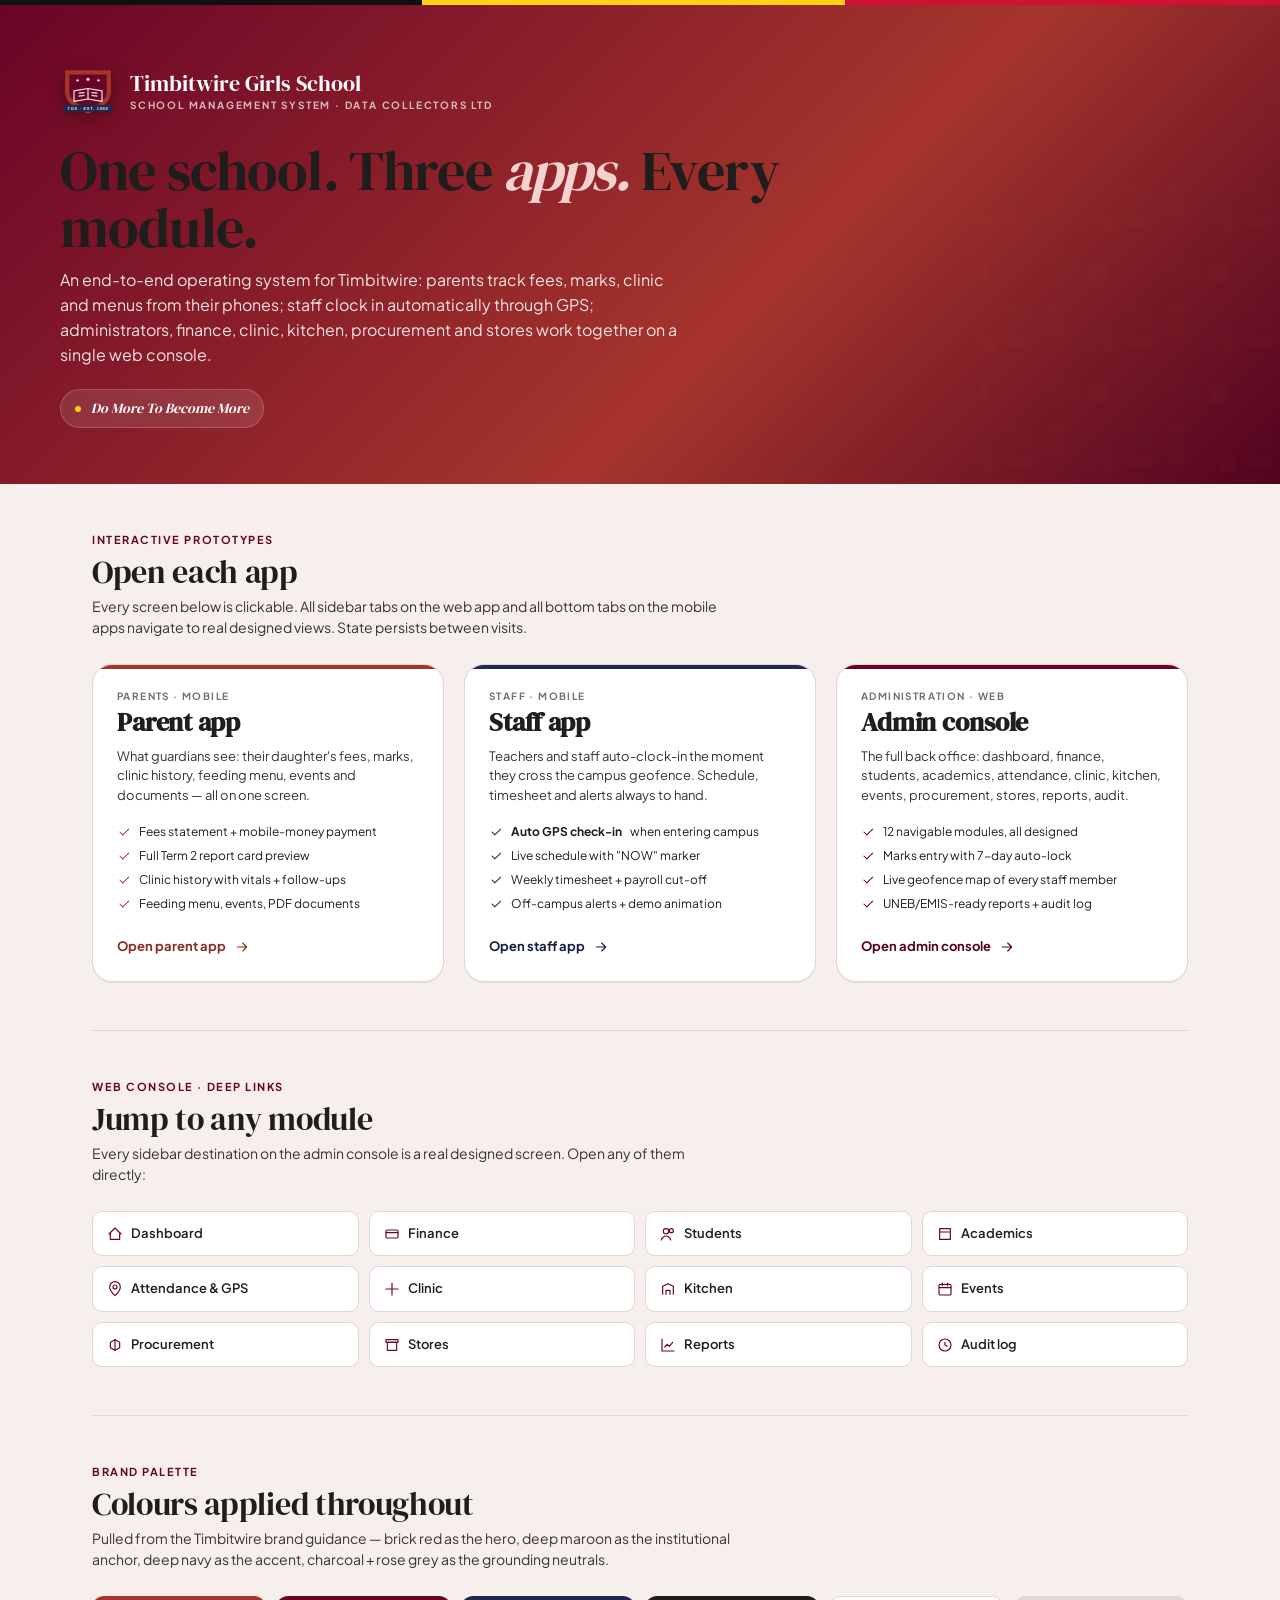
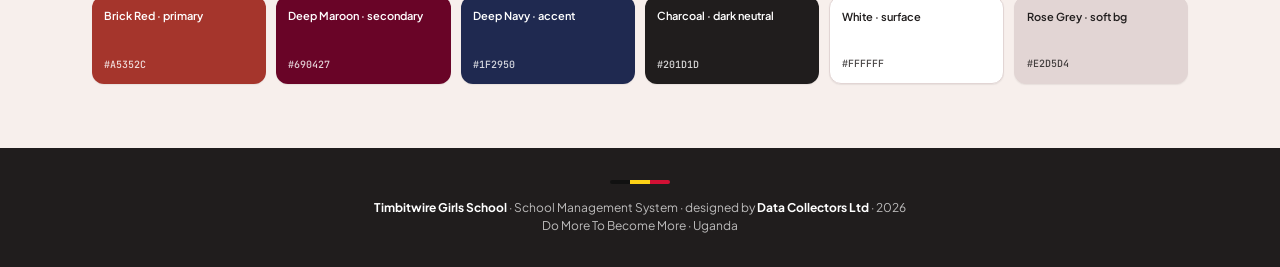
<file: index.html>
<!doctype html>
<html>
<head>
<meta charset="utf-8">
<meta name="viewport" content="width=device-width, initial-scale=1">
<title>Timbitwire Girls School · Management System</title>
<link rel="stylesheet" href="timbitwire-tokens.css">
<style>
  * { box-sizing: border-box; }
  html, body { margin:0; padding:0; background: var(--paper); font-family: var(--font-sans); color: var(--fg-1); min-height: 100vh; }
  svg { stroke-width: 1.75; fill: none; stroke: currentColor; stroke-linecap: round; stroke-linejoin: round; }

  .hero {
    position: relative; overflow: hidden;
    background: linear-gradient(135deg, var(--maroon-500) 0%, var(--brick-500) 60%, var(--maroon-600) 100%);
    color: #fff; padding: 64px 32px 56px;
  }
  .hero::before {
    content:""; position:absolute; top:0; left:0; right:0; height:5px;
    background: linear-gradient(to right, #111 33%, #FCD116 33% 66%, #D21034 66%);
  }
  .hero::after {
    content:""; position:absolute; right:-60px; bottom:-60px;
    width: 360px; height: 360px;
    background: url('assets/pattern-blocks.svg') center/240px;
    opacity: .12; pointer-events: none;
  }
  .hero-inner { max-width: 1160px; margin: 0 auto; position: relative; }
  .hero-brand { display: flex; align-items: center; gap: 14px; margin-bottom: 22px; }
  .hero-brand img { width: 56px; height: 56px; filter: drop-shadow(0 4px 8px rgba(0,0,0,.25)); }
  .hero-brand .n { font-family: var(--font-display); font-size: 22px; line-height: 1; }
  .hero-brand .m { font-size: 10px; letter-spacing: .18em; opacity: .7; text-transform: uppercase; font-weight: 700; margin-top: 4px; }
  .hero h1 {
    font-family: var(--font-display); font-size: 56px; line-height: 1.02;
    letter-spacing: -.015em; margin: 0 0 12px; font-weight: 400;
    max-width: 780px;
  }
  .hero h1 em { color: #F5D2CD; font-style: italic; }
  .hero p {
    font-size: 16px; line-height: 1.55; opacity: .88;
    max-width: 620px; margin: 0 0 22px;
  }
  .motto {
    display: inline-flex; align-items: center; gap: 10px;
    padding: 8px 14px; background: rgba(255,255,255,.1);
    border: 1px solid rgba(255,255,255,.18); border-radius: 999px;
    font-family: var(--font-display); font-style: italic; font-size: 14px;
  }
  .motto::before { content:""; width: 6px; height: 6px; background: #FCD116; border-radius: 999px; }

  main { max-width: 1160px; margin: 0 auto; padding: 48px 32px 64px; }

  .section-eyebrow {
    font-size: 11px; text-transform: uppercase; letter-spacing: .14em;
    color: var(--maroon-500); font-weight: 700; margin-bottom: 6px;
  }
  .section-title {
    font-family: var(--font-display); font-size: 32px; letter-spacing: -.01em;
    margin: 0 0 6px; line-height: 1.1;
  }
  .section-desc { font-size: 14px; color: var(--fg-2); max-width: 640px; margin: 0 0 26px; }

  .apps { display: grid; grid-template-columns: repeat(3, 1fr); gap: 20px; }
  .app-card {
    display: block; text-decoration: none; color: inherit;
    background: #fff; border: 1px solid var(--border-1); border-radius: 20px;
    padding: 24px; box-shadow: var(--sh-1);
    transition: transform 180ms var(--ease-out), box-shadow 180ms;
    position: relative; overflow: hidden;
  }
  .app-card:hover { transform: translateY(-4px); box-shadow: var(--sh-3); }
  .app-card .accent {
    position: absolute; top: 0; left: 0; right: 0; height: 4px;
  }
  .app-card.brick .accent { background: var(--brick-500); }
  .app-card.navy  .accent { background: var(--navy-500); }
  .app-card.maroon .accent { background: var(--maroon-500); }
  .app-card .role {
    font-size: 10px; text-transform: uppercase; letter-spacing: .14em;
    font-weight: 700; color: var(--fg-3);
  }
  .app-card h3 {
    font-family: var(--font-display); font-size: 26px;
    letter-spacing: -.005em; line-height: 1.1;
    margin: 4px 0 10px;
  }
  .app-card p { font-size: 13px; color: var(--fg-2); line-height: 1.5; margin: 0 0 18px; }
  .app-card .feats { display: flex; flex-direction: column; gap: 6px; margin-bottom: 20px; }
  .app-card .feat {
    display: flex; align-items: center; gap: 8px;
    font-size: 12px; color: var(--fg-1);
  }
  .app-card .feat svg { width: 14px; height: 14px; color: var(--brick-500); flex-shrink: 0; }
  .app-card.navy .feat svg { color: var(--navy-500); }
  .app-card.maroon .feat svg { color: var(--maroon-500); }
  .app-card .open {
    display: inline-flex; align-items: center; gap: 8px;
    font-weight: 700; font-size: 13px; color: var(--brick-600);
  }
  .app-card.navy .open { color: var(--navy-600); }
  .app-card.maroon .open { color: var(--maroon-600); }
  .app-card .open svg { width: 16px; height: 16px; transition: transform 180ms; }
  .app-card:hover .open svg { transform: translateX(3px); }

  /* Web routes deep-link grid */
  .routes {
    display: grid; grid-template-columns: repeat(4, 1fr); gap: 10px;
    margin-top: 8px;
  }
  .r-link {
    display: flex; align-items: center; gap: 8px;
    padding: 12px 14px; background: #fff; border: 1px solid var(--border-1);
    border-radius: 10px; font-size: 13px; font-weight: 600; color: var(--fg-1);
    text-decoration: none; transition: background 120ms, border-color 120ms;
  }
  .r-link:hover { background: var(--paper-2); border-color: var(--brick-300); }
  .r-link svg { width: 16px; height: 16px; color: var(--maroon-500); flex-shrink: 0; }

  .rule {
    height: 1px; background: var(--paper-3); border: none;
    margin: 48px 0;
  }

  /* Palette strip */
  .palette { display: grid; grid-template-columns: repeat(6, 1fr); gap: 10px; margin-top: 12px; }
  .sw {
    height: 88px; border-radius: 12px; padding: 12px;
    display: flex; flex-direction: column; justify-content: space-between;
    color: #fff; font-size: 11px; font-weight: 600;
    box-shadow: var(--sh-1);
  }
  .sw .hex { font-family: var(--font-mono); font-size: 10px; opacity: .82; font-weight: 500; }
  .sw.light { color: var(--fg-1); border: 1px solid var(--border-1); }

  footer {
    background: var(--ink-800); color: rgba(255,255,255,.7);
    padding: 32px; font-size: 12px; text-align: center;
  }
  footer b { color: #fff; }
  footer .flag {
    display: inline-block; height: 4px; width: 60px; margin-bottom: 10px;
    background: linear-gradient(to right, #111 33%, #FCD116 33% 66%, #D21034 66%);
    border-radius: 2px;
  }

  @media (max-width: 900px) {
    .hero { padding: 44px 22px 40px; }
    .hero h1 { font-size: 36px; }
    main { padding: 32px 22px 60px; }
    .apps { grid-template-columns: 1fr; }
    .routes { grid-template-columns: repeat(2, 1fr); }
    .palette { grid-template-columns: repeat(3, 1fr); }
    .section-title { font-size: 24px; }
  }
</style>
</head>
<body>

<section class="hero">
  <div class="hero-inner">
    <div class="hero-brand">
      <img src="assets/timbitwire-crest.svg" alt="Timbitwire crest">
      <div>
        <div class="n">Timbitwire Girls School</div>
        <div class="m">School Management System · Data Collectors Ltd</div>
      </div>
    </div>
    <h1>One school. Three <em>apps.</em> Every module.</h1>
    <p>An end-to-end operating system for Timbitwire: parents track fees, marks, clinic and menus from their phones; staff clock in automatically through GPS; administrators, finance, clinic, kitchen, procurement and stores work together on a single web console.</p>
    <div class="motto">Do More To Become More</div>
  </div>
</section>

<main>

  <div class="section-eyebrow">Interactive prototypes</div>
  <h2 class="section-title">Open each app</h2>
  <p class="section-desc">Every screen below is clickable. All sidebar tabs on the web app and all bottom tabs on the mobile apps navigate to real designed views. State persists between visits.</p>

  <div class="apps">

    <a class="app-card brick" href="parent/">
      <span class="accent"></span>
      <div class="role">Parents · mobile</div>
      <h3>Parent app</h3>
      <p>What guardians see: their daughter's fees, marks, clinic history, feeding menu, events and documents — all on one screen.</p>
      <div class="feats">
        <div class="feat"><svg viewBox="0 0 24 24"><path d="M5 12l5 5L20 7"/></svg>Fees statement + mobile-money payment</div>
        <div class="feat"><svg viewBox="0 0 24 24"><path d="M5 12l5 5L20 7"/></svg>Full Term 2 report card preview</div>
        <div class="feat"><svg viewBox="0 0 24 24"><path d="M5 12l5 5L20 7"/></svg>Clinic history with vitals + follow-ups</div>
        <div class="feat"><svg viewBox="0 0 24 24"><path d="M5 12l5 5L20 7"/></svg>Feeding menu, events, PDF documents</div>
      </div>
      <span class="open">Open parent app <svg viewBox="0 0 24 24" stroke="currentColor" fill="none" stroke-width="1.75"><path d="M5 12h14M13 6l6 6-6 6"/></svg></span>
    </a>

    <a class="app-card navy" href="staff/">
      <span class="accent"></span>
      <div class="role">Staff · mobile</div>
      <h3>Staff app</h3>
      <p>Teachers and staff auto-clock-in the moment they cross the campus geofence. Schedule, timesheet and alerts always to hand.</p>
      <div class="feats">
        <div class="feat"><svg viewBox="0 0 24 24"><path d="M5 12l5 5L20 7"/></svg><b>Auto GPS check-in</b> when entering campus</div>
        <div class="feat"><svg viewBox="0 0 24 24"><path d="M5 12l5 5L20 7"/></svg>Live schedule with "NOW" marker</div>
        <div class="feat"><svg viewBox="0 0 24 24"><path d="M5 12l5 5L20 7"/></svg>Weekly timesheet + payroll cut-off</div>
        <div class="feat"><svg viewBox="0 0 24 24"><path d="M5 12l5 5L20 7"/></svg>Off-campus alerts + demo animation</div>
      </div>
      <span class="open">Open staff app <svg viewBox="0 0 24 24" stroke="currentColor" fill="none" stroke-width="1.75"><path d="M5 12h14M13 6l6 6-6 6"/></svg></span>
    </a>

    <a class="app-card maroon" href="admin/">
      <span class="accent"></span>
      <div class="role">Administration · web</div>
      <h3>Admin console</h3>
      <p>The full back office: dashboard, finance, students, academics, attendance, clinic, kitchen, events, procurement, stores, reports, audit.</p>
      <div class="feats">
        <div class="feat"><svg viewBox="0 0 24 24"><path d="M5 12l5 5L20 7"/></svg>12 navigable modules, all designed</div>
        <div class="feat"><svg viewBox="0 0 24 24"><path d="M5 12l5 5L20 7"/></svg>Marks entry with 7-day auto-lock</div>
        <div class="feat"><svg viewBox="0 0 24 24"><path d="M5 12l5 5L20 7"/></svg>Live geofence map of every staff member</div>
        <div class="feat"><svg viewBox="0 0 24 24"><path d="M5 12l5 5L20 7"/></svg>UNEB/EMIS-ready reports + audit log</div>
      </div>
      <span class="open">Open admin console <svg viewBox="0 0 24 24" stroke="currentColor" fill="none" stroke-width="1.75"><path d="M5 12h14M13 6l6 6-6 6"/></svg></span>
    </a>

  </div>

  <hr class="rule">

  <div class="section-eyebrow">Web console · deep links</div>
  <h2 class="section-title">Jump to any module</h2>
  <p class="section-desc">Every sidebar destination on the admin console is a real designed screen. Open any of them directly:</p>

  <div class="routes">
    <a class="r-link" href="admin/?route=dashboard"><svg viewBox="0 0 24 24"><path d="M3 12 12 3l9 9"/><path d="M5 10v10h14V10"/></svg>Dashboard</a>
    <a class="r-link" href="admin/?route=finance"><svg viewBox="0 0 24 24"><rect x="3" y="6" width="18" height="12" rx="2"/><path d="M3 10h18"/></svg>Finance</a>
    <a class="r-link" href="admin/?route=students"><svg viewBox="0 0 24 24"><circle cx="9" cy="8" r="4"/><path d="M2 21c1-4 5-6 7-6s6 2 7 6"/><circle cx="17" cy="7" r="3"/></svg>Students</a>
    <a class="r-link" href="admin/?route=academics"><svg viewBox="0 0 24 24"><path d="M4 4h16v16H4z"/><path d="M4 9h16"/></svg>Academics</a>

    <a class="r-link" href="admin/?route=attendance"><svg viewBox="0 0 24 24"><path d="M12 22s-8-7.5-8-13a8 8 0 1 1 16 0c0 5.5-8 13-8 13Z"/><circle cx="12" cy="9" r="3"/></svg>Attendance & GPS</a>
    <a class="r-link" href="admin/?route=clinic"><svg viewBox="0 0 24 24"><path d="M12 3v18M3 12h18"/></svg>Clinic</a>
    <a class="r-link" href="admin/?route=kitchen"><svg viewBox="0 0 24 24"><path d="M4 20V8L12 4l8 4v12"/><path d="M9 20v-6h6v6"/></svg>Kitchen</a>
    <a class="r-link" href="admin/?route=events"><svg viewBox="0 0 24 24"><rect x="3" y="5" width="18" height="16" rx="2"/><path d="M8 3v4M16 3v4M3 10h18"/></svg>Events</a>

    <a class="r-link" href="admin/?route=procurement"><svg viewBox="0 0 24 24"><path d="M5 8l7-4 7 4v8l-7 4-7-4z"/><path d="M12 4v16"/></svg>Procurement</a>
    <a class="r-link" href="admin/?route=stores"><svg viewBox="0 0 24 24"><rect x="3" y="4" width="18" height="4"/><rect x="5" y="8" width="14" height="12"/></svg>Stores</a>
    <a class="r-link" href="admin/?route=reports"><svg viewBox="0 0 24 24"><path d="M3 3v18h18"/><path d="M7 15l4-4 3 3 5-6"/></svg>Reports</a>
    <a class="r-link" href="admin/?route=audit"><svg viewBox="0 0 24 24"><circle cx="12" cy="12" r="9"/><path d="M12 8v4l3 2"/></svg>Audit log</a>
  </div>

  <hr class="rule">

  <div class="section-eyebrow">Brand palette</div>
  <h2 class="section-title">Colours applied throughout</h2>
  <p class="section-desc">Pulled from the Timbitwire brand guidance — brick red as the hero, deep maroon as the institutional anchor, deep navy as the accent, charcoal + rose grey as the grounding neutrals.</p>

  <div class="palette">
    <div class="sw" style="background:#A5352C"><span>Brick Red · primary</span><span class="hex">#A5352C</span></div>
    <div class="sw" style="background:#690427"><span>Deep Maroon · secondary</span><span class="hex">#690427</span></div>
    <div class="sw" style="background:#1F2950"><span>Deep Navy · accent</span><span class="hex">#1F2950</span></div>
    <div class="sw" style="background:#201D1D"><span>Charcoal · dark neutral</span><span class="hex">#201D1D</span></div>
    <div class="sw light" style="background:#FFFFFF"><span>White · surface</span><span class="hex">#FFFFFF</span></div>
    <div class="sw light" style="background:#E2D5D4"><span>Rose Grey · soft bg</span><span class="hex">#E2D5D4</span></div>
  </div>

</main>

<footer>
  <div class="flag"></div>
  <p><b>Timbitwire Girls School</b> · School Management System · designed by <b>Data Collectors Ltd</b> · 2026<br>
  Do More To Become More · Uganda</p>
</footer>
</body>
</html>
</file>
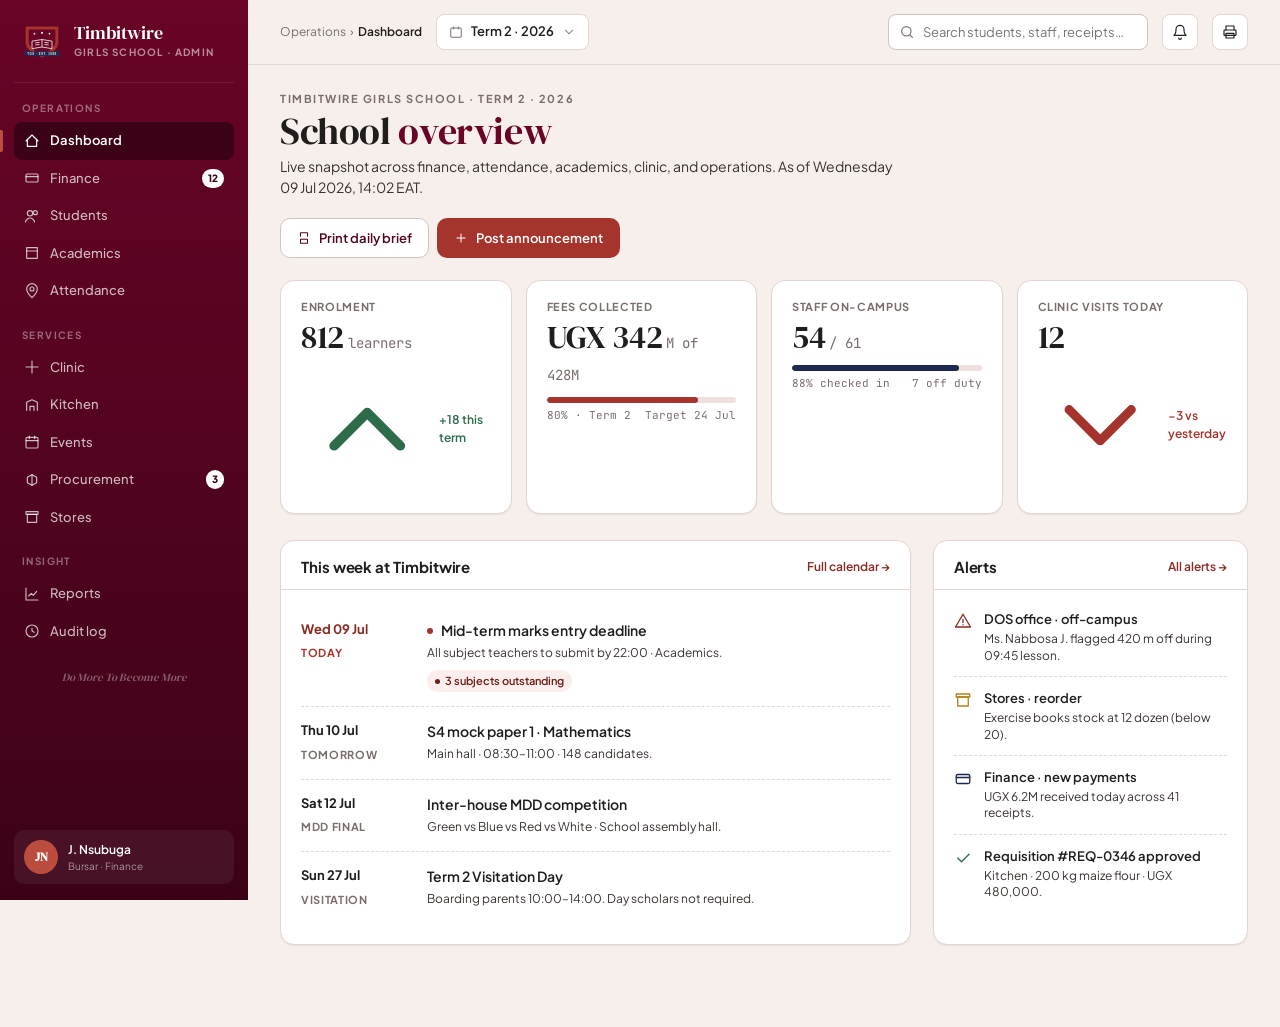
<file: admin/index.html>
<!doctype html>
<html>
<head>
<meta charset="utf-8">
<meta name="viewport" content="width=device-width, initial-scale=1">
<title>Timbitwire Girls School — Admin Console</title>
<link rel="stylesheet" href="../timbitwire-tokens.css">
<link rel="stylesheet" href="app.css">
<link rel="stylesheet" href="routes.css">
</head>
<body>

<div class="app">
  <!-- =============== SIDEBAR =============== -->
  <aside class="side" id="sidebar">
    <div class="brand">
      <img src="../assets/timbitwire-crest.svg" alt="Timbitwire crest">
      <div>
        <div class="name">Timbitwire</div>
        <div class="school">Girls School · Admin</div>
      </div>
    </div>

    <div class="group">
      <div class="lbl">Operations</div>
      <a class="item" data-route="dashboard"><svg viewBox="0 0 24 24"><path d="M3 12 12 3l9 9"/><path d="M5 10v10h14V10"/></svg>Dashboard</a>
      <a class="item" data-route="finance"><svg viewBox="0 0 24 24"><rect x="3" y="6" width="18" height="12" rx="2"/><path d="M3 10h18"/></svg>Finance<span class="b">12</span></a>
      <a class="item" data-route="students"><svg viewBox="0 0 24 24"><circle cx="9" cy="8" r="4"/><path d="M2 21c1-4 5-6 7-6s6 2 7 6"/><circle cx="17" cy="7" r="3"/></svg>Students</a>
      <a class="item" data-route="academics"><svg viewBox="0 0 24 24"><path d="M4 4h16v16H4z"/><path d="M4 9h16"/></svg>Academics</a>
      <a class="item" data-route="attendance"><svg viewBox="0 0 24 24"><path d="M12 22s-8-7.5-8-13a8 8 0 1 1 16 0c0 5.5-8 13-8 13Z"/><circle cx="12" cy="9" r="3"/></svg>Attendance</a>
    </div>

    <div class="group">
      <div class="lbl">Services</div>
      <a class="item" data-route="clinic"><svg viewBox="0 0 24 24"><path d="M12 3v18M3 12h18"/></svg>Clinic</a>
      <a class="item" data-route="kitchen"><svg viewBox="0 0 24 24"><path d="M4 20V8L12 4l8 4v12"/><path d="M9 20v-6h6v6"/></svg>Kitchen</a>
      <a class="item" data-route="events"><svg viewBox="0 0 24 24"><rect x="3" y="5" width="18" height="16" rx="2"/><path d="M8 3v4M16 3v4M3 10h18"/></svg>Events</a>
      <a class="item" data-route="procurement"><svg viewBox="0 0 24 24"><path d="M5 8l7-4 7 4v8l-7 4-7-4z"/><path d="M12 4v16"/></svg>Procurement<span class="b">3</span></a>
      <a class="item" data-route="stores"><svg viewBox="0 0 24 24"><rect x="3" y="4" width="18" height="4"/><rect x="5" y="8" width="14" height="12"/></svg>Stores</a>
    </div>

    <div class="group">
      <div class="lbl">Insight</div>
      <a class="item" data-route="reports"><svg viewBox="0 0 24 24"><path d="M3 3v18h18"/><path d="M7 15l4-4 3 3 5-6"/></svg>Reports</a>
      <a class="item" data-route="audit"><svg viewBox="0 0 24 24"><circle cx="12" cy="12" r="9"/><path d="M12 8v4l3 2"/></svg>Audit log</a>
    </div>

    <div class="motto">Do More To Become More</div>

    <div class="user">
      <div class="av">JN</div>
      <div>
        <div class="n">J. Nsubuga</div>
        <div class="r">Bursar · Finance</div>
      </div>
    </div>
  </aside>

  <div class="side-scrim" id="scrim"></div>

  <!-- =============== MAIN =============== -->
  <main class="main">

    <div class="topbar">
      <div class="menu-btn" id="menuBtn"><svg viewBox="0 0 24 24"><path d="M4 6h16M4 12h16M4 18h16"/></svg></div>
      <div class="breadcrumbs"><span id="crumb1">Overview</span> &nbsp;›&nbsp; <b id="crumb2">Dashboard</b></div>
      <div class="term"><svg viewBox="0 0 24 24"><rect x="3" y="5" width="18" height="16" rx="2"/><path d="M8 3v4M16 3v4"/></svg>Term 2 · 2026 <svg viewBox="0 0 24 24"><path d="m6 9 6 6 6-6"/></svg></div>
      <div class="search">
        <svg viewBox="0 0 24 24"><circle cx="11" cy="11" r="7"/><path d="m20 20-3.5-3.5"/></svg>
        <input placeholder="Search students, staff, receipts…"/>
      </div>
      <div class="icon-btn" title="Notifications"><svg viewBox="0 0 24 24"><path d="M6 8a6 6 0 0 1 12 0c0 7 3 9 3 9H3s3-2 3-9"/><path d="M10 21a2 2 0 0 0 4 0"/></svg></div>
      <div class="icon-btn" title="Print"><svg viewBox="0 0 24 24"><path d="M6 9V3h12v6"/><rect x="6" y="14" width="12" height="7"/><rect x="3" y="9" width="18" height="8" rx="1"/></svg></div>
    </div>

    <div class="canvas" id="canvas">
      <!-- routes injected here -->
    </div>
  </main>
</div>

<!-- All screen content lives in these template blocks. Router shows/hides them. -->
<div id="routeSource" hidden>

<!-- ============================================================
     ROUTE: dashboard  — Director/HT overview
     ============================================================ -->
<template data-route="dashboard" data-crumb="Operations · Dashboard" data-title="Overview">
  <div class="page-head">
    <div>
      <div class="eyebrow">Timbitwire Girls School · Term 2 · 2026</div>
      <h1>School <em>overview</em></h1>
      <div class="desc">Live snapshot across finance, attendance, academics, clinic, and operations. As of Wednesday 09 Jul 2026, 14:02 EAT.</div>
    </div>
    <div class="actions">
      <button class="btn o"><svg viewBox="0 0 24 24"><path d="M6 9V3h12v6"/><rect x="6" y="14" width="12" height="7"/></svg>Print daily brief</button>
      <button class="btn p"><svg viewBox="0 0 24 24"><path d="M12 5v14M5 12h14"/></svg>Post announcement</button>
    </div>
  </div>

  <div class="kpis">
    <div class="kpi">
      <div class="k">Enrolment</div>
      <div class="v">812<small>learners</small></div>
      <div class="trend"><svg viewBox="0 0 24 24"><path d="m6 15 6-6 6 6"/></svg>+18 this term</div>
    </div>
    <div class="kpi">
      <div class="k">Fees collected</div>
      <div class="v">UGX 342<small>M of 428M</small></div>
      <div class="bar"><div class="fill" style="width:80%"></div></div>
      <div class="bar-l"><span>80% · Term 2</span><span>Target 24 Jul</span></div>
    </div>
    <div class="kpi">
      <div class="k">Staff on-campus</div>
      <div class="v">54<small>/ 61</small></div>
      <div class="bar"><div class="fill navy" style="width:88%"></div></div>
      <div class="bar-l"><span>88% checked in</span><span>7 off duty</span></div>
    </div>
    <div class="kpi">
      <div class="k">Clinic visits today</div>
      <div class="v">12</div>
      <div class="trend down"><svg viewBox="0 0 24 24"><path d="m6 9 6 6 6-6"/></svg>−3 vs yesterday</div>
    </div>
  </div>

  <div class="two-col">
    <div class="card">
      <div class="hd"><h3>This week at Timbitwire</h3><div class="m"><a>Full calendar →</a></div></div>
      <div class="body">
        <div class="timeline">
          <div class="ev today">
            <div class="ev-time"><b>Wed 09 Jul</b><span>Today</span></div>
            <div class="ev-body">
              <div class="ev-t">Mid-term marks entry deadline</div>
              <div class="ev-s">All subject teachers to submit by 22:00 · Academics.</div>
              <span class="tag due" style="margin-top:8px;"><span class="dot"></span>3 subjects outstanding</span>
            </div>
          </div>
          <div class="ev">
            <div class="ev-time"><b>Thu 10 Jul</b><span>Tomorrow</span></div>
            <div class="ev-body">
              <div class="ev-t">S4 mock paper 1 · Mathematics</div>
              <div class="ev-s">Main hall · 08:30–11:00 · 148 candidates.</div>
            </div>
          </div>
          <div class="ev">
            <div class="ev-time"><b>Sat 12 Jul</b><span>MDD final</span></div>
            <div class="ev-body">
              <div class="ev-t">Inter-house MDD competition</div>
              <div class="ev-s">Green vs Blue vs Red vs White · School assembly hall.</div>
            </div>
          </div>
          <div class="ev">
            <div class="ev-time"><b>Sun 27 Jul</b><span>Visitation</span></div>
            <div class="ev-body">
              <div class="ev-t">Term 2 Visitation Day</div>
              <div class="ev-s">Boarding parents 10:00–14:00. Day scholars not required.</div>
            </div>
          </div>
        </div>
      </div>
    </div>

    <div class="card">
      <div class="hd"><h3>Alerts</h3><div class="m"><a>All alerts →</a></div></div>
      <div class="body body-tight">
        <div class="alert danger">
          <svg viewBox="0 0 24 24"><path d="M12 3 2 20h20L12 3z"/><path d="M12 10v4M12 17h.01"/></svg>
          <div><div class="alert-t">DOS office · off-campus</div><div class="alert-s">Ms. Nabbosa J. flagged 420 m off during 09:45 lesson.</div></div>
        </div>
        <div class="alert warn">
          <svg viewBox="0 0 24 24"><rect x="3" y="4" width="18" height="4"/><rect x="5" y="8" width="14" height="12"/></svg>
          <div><div class="alert-t">Stores · reorder</div><div class="alert-s">Exercise books stock at 12 dozen (below 20).</div></div>
        </div>
        <div class="alert info">
          <svg viewBox="0 0 24 24"><rect x="3" y="6" width="18" height="12" rx="2"/><path d="M3 10h18"/></svg>
          <div><div class="alert-t">Finance · new payments</div><div class="alert-s">UGX 6.2M received today across 41 receipts.</div></div>
        </div>
        <div class="alert ok">
          <svg viewBox="0 0 24 24"><path d="M5 12l5 5L20 7"/></svg>
          <div><div class="alert-t">Requisition #REQ-0346 approved</div><div class="alert-s">Kitchen · 200 kg maize flour · UGX 480,000.</div></div>
        </div>
      </div>
    </div>
  </div>
</template>


<!-- ============================================================
     ROUTE: finance
     ============================================================ -->
<template data-route="finance" data-crumb="Finance · Overview" data-title="Fees collection">
  <div class="page-head">
    <div>
      <div class="eyebrow">Finance · Term 2 · 2026</div>
      <h1>Fees <em>collection</em></h1>
      <div class="desc">UGX 428M invoiced across 812 learners. Reconciliation as of 09 Jul 14:02 EAT.</div>
    </div>
    <div class="actions">
      <button class="btn o"><svg viewBox="0 0 24 24"><path d="M6 9V3h12v6"/><rect x="6" y="14" width="12" height="7"/></svg>Print term report</button>
      <button class="btn s"><svg viewBox="0 0 24 24"><path d="M5 12h14M13 6l6 6-6 6"/></svg>Export EMIS</button>
      <button class="btn p"><svg viewBox="0 0 24 24"><path d="M12 5v14M5 12h14"/></svg>Post payment</button>
    </div>
  </div>

  <div class="kpis">
    <div class="kpi"><div class="k">Collected · Term 2</div>
      <svg class="spark" viewBox="0 0 60 24"><polyline points="0,20 10,18 20,12 30,14 40,8 50,6 60,4" stroke="var(--brick-500)" fill="none"/></svg>
      <div class="v">UGX <span style="font-size:26px">342M</span><small>/ 428M</small></div>
      <div class="bar"><div class="fill" style="width:80%"></div></div>
      <div class="bar-l"><span>80%</span><span>Target 92% by 24 Jul</span></div>
    </div>
    <div class="kpi"><div class="k">In arrears</div>
      <svg class="spark" viewBox="0 0 60 24"><polyline points="0,4 10,8 20,6 30,14 40,12 50,18 60,20" stroke="var(--maroon-500)" fill="none"/></svg>
      <div class="v" style="color:var(--brick-600)">184<small>learners</small></div>
      <div class="bar"><div class="fill maroon" style="width:23%"></div></div>
      <div class="bar-l"><span>UGX 86M outstanding</span><span>23% of roll</span></div>
    </div>
    <div class="kpi"><div class="k">Today · payments</div>
      <div class="v">UGX <span style="font-size:26px">6.2M</span></div>
      <div class="trend"><svg viewBox="0 0 24 24"><path d="m6 15 6-6 6 6"/></svg>18% vs yesterday</div>
    </div>
    <div class="kpi"><div class="k">Mobile money share</div>
      <div class="v">72<small>%</small></div>
      <div class="bar"><div class="fill navy" style="width:72%"></div></div>
      <div class="bar-l"><span>MTN 51% · Airtel 21%</span><span>Bank 28%</span></div>
    </div>
  </div>

  <div class="two-col" style="margin-bottom:24px;">
    <div class="card">
      <div class="hd"><h3>Daily collection · Term 2</h3><div class="m"><span style="font-family:var(--font-mono)">05 Jul → 09 Jul</span><a>Breakdown →</a></div></div>
      <div class="body">
        <div class="chart">
          <div class="chart-grid"><div>15M</div><div>10M</div><div>5M</div><div>0</div></div>
          <div class="bars">
            <div class="col"><div class="stack"><div class="p" style="height:56px"></div><div class="a" style="height:32px"></div></div><div class="x">Mon</div></div>
            <div class="col"><div class="stack"><div class="p" style="height:88px"></div><div class="a" style="height:26px"></div></div><div class="x">Tue</div></div>
            <div class="col"><div class="stack"><div class="p" style="height:70px"></div><div class="a" style="height:35px"></div></div><div class="x">Wed</div></div>
            <div class="col"><div class="stack"><div class="p" style="height:106px"></div><div class="a" style="height:22px"></div></div><div class="x">Thu</div></div>
            <div class="col"><div class="stack"><div class="p" style="height:125px"></div><div class="a" style="height:29px"></div></div><div class="x">Fri</div></div>
            <div class="col"><div class="stack"><div class="p" style="height:35px"></div><div class="a" style="height:13px"></div></div><div class="x">Sat</div></div>
            <div class="col"><div class="stack"><div class="p" style="height:64px"></div><div class="a" style="height:19px"></div></div><div class="x">Mon</div></div>
            <div class="col"><div class="stack"><div class="p" style="height:90px"></div><div class="a" style="height:32px"></div></div><div class="x">Tue</div></div>
            <div class="col"><div class="stack"><div class="p" style="height:106px"></div><div class="a" style="height:38px"></div></div><div class="x">Wed</div></div>
            <div class="col"><div class="stack"><div class="p" style="height:58px"></div><div class="a" style="height:35px"></div></div><div class="x">Thu</div></div>
          </div>
        </div>
        <div class="legend">
          <span><span class="dot" style="background:var(--brick-500)"></span>Tuition</span>
          <span><span class="dot" style="background:var(--navy-500)"></span>Boarding & extras</span>
          <span style="margin-left:auto;font-family:var(--font-mono);color:var(--fg-3);">10-day window</span>
        </div>
      </div>
    </div>

    <div class="card">
      <div class="hd"><h3>Requisitions</h3><div class="m"><a>Director inbox →</a></div></div>
      <div class="body body-tight">
        <div class="req"><div class="ic" style="background:var(--warning-bg);color:#7a5111"><svg viewBox="0 0 24 24"><path d="M12 3v18M8 6h4a3 3 0 1 1 0 6H8"/></svg></div>
          <div><div class="t">Lab reagents · Chemistry</div><div class="s">REQ-0347 · L. Ochieng · 08 Jul</div></div>
          <div class="a"><span class="amt">UGX 1,240,000</span><span class="pill pending">Pending</span></div>
        </div>
        <div class="req"><div class="ic" style="background:var(--info-bg);color:var(--navy-600)"><svg viewBox="0 0 24 24"><path d="M4 20V8L12 4l8 4v12"/></svg></div>
          <div><div class="t">Kitchen · 200 kg maize flour</div><div class="s">REQ-0346 · Cook M. Nakku · 08 Jul</div></div>
          <div class="a"><span class="amt">UGX 480,000</span><span class="pill approved">Approved</span></div>
        </div>
        <div class="req"><div class="ic" style="background:var(--paper-2);color:var(--fg-2)"><svg viewBox="0 0 24 24"><rect x="3" y="4" width="18" height="4"/><rect x="5" y="8" width="14" height="12"/></svg></div>
          <div><div class="t">Stores · 12 dozen exercise books</div><div class="s">REQ-0345 · Stores officer · 07 Jul</div></div>
          <div class="a"><span class="amt">UGX 216,000</span><span class="pill approved">Approved</span></div>
        </div>
        <div class="req"><div class="ic" style="background:var(--danger-bg);color:var(--brick-600)"><svg viewBox="0 0 24 24"><rect x="3" y="6" width="18" height="12" rx="2"/><path d="M3 10h18"/></svg></div>
          <div><div class="t">Sports uniform batch</div><div class="s">REQ-0343 · MDD dept · 07 Jul</div></div>
          <div class="a"><span class="amt">UGX 2,860,000</span><span class="pill rejected">Over budget</span></div>
        </div>
      </div>
    </div>
  </div>

  <div class="card">
    <div class="tab-hd">
      <h3>Students · outstanding balances</h3>
      <div style="display:flex;gap:6px;align-items:center;">
        <button class="btn o sm"><svg viewBox="0 0 24 24"><path d="M4 6h16M6 12h12M8 18h8"/></svg>Filters</button>
        <button class="btn p sm">Send SMS reminders</button>
      </div>
    </div>
    <div class="tabs">
      <div class="t on">Arrears (184)</div><div class="t">Partial (231)</div><div class="t">Cleared (397)</div><div class="t">All (812)</div>
    </div>
    <div class="filter-bar">
      <span class="chip on">S1–S4</span><span class="chip">S5–S6</span><span class="chip">Boarding</span><span class="chip">Day scholars</span><span class="chip">Green House</span>
      <span class="r"><span style="font-family:var(--font-mono);">184 rows</span> · by balance</span>
    </div>
    <div style="overflow-x:auto;">
      <table class="tbl">
        <thead><tr><th>Student</th><th>Class</th><th>Admission no.</th><th>Guardian</th><th class="num">Balance</th><th class="num">Overdue</th><th>Status</th></tr></thead>
        <tbody>
          <tr><td><div style="display:flex;align-items:center;gap:10px"><div class="avatar">NA</div><div><div style="font-weight:600;">Nakato Aisha</div><div style="font-size:11px;color:var(--fg-3);font-family:var(--font-mono)">S2 East</div></div></div></td><td>S2 East</td><td class="num">TGS/2024/00478</td><td>Mukisa J. · +256 772 894 001</td><td class="num" style="color:var(--brick-600);font-weight:600">450,000</td><td class="num">14 d</td><td><span class="tag due"><span class="dot"></span>Arrears</span></td></tr>
          <tr><td><div style="display:flex;align-items:center;gap:10px"><div class="avatar m">OK</div><div><div style="font-weight:600;">Okello Kevin</div><div style="font-size:11px;color:var(--fg-3);font-family:var(--font-mono)">S3 West</div></div></div></td><td>S3 West</td><td class="num">TGS/2023/00219</td><td>Okello P. · +256 703 552 118</td><td class="num" style="color:var(--brick-600);font-weight:600">920,000</td><td class="num">21 d</td><td><span class="tag due"><span class="dot"></span>Arrears</span></td></tr>
          <tr><td><div style="display:flex;align-items:center;gap:10px"><div class="avatar">TB</div><div><div style="font-weight:600;">Tumusiime Brenda</div><div style="font-size:11px;color:var(--fg-3);font-family:var(--font-mono)">S1 North</div></div></div></td><td>S1 North</td><td class="num">TGS/2025/00612</td><td>Kabahenda R. · +256 774 003 902</td><td class="num" style="color:#7a5111;font-weight:600">120,000</td><td class="num">6 d</td><td><span class="tag part"><span class="dot"></span>Partial</span></td></tr>
          <tr><td><div style="display:flex;align-items:center;gap:10px"><div class="avatar m">SM</div><div><div style="font-weight:600;">Ssekabira Moses</div><div style="font-size:11px;color:var(--fg-3);font-family:var(--font-mono)">S4 East</div></div></div></td><td>S4 East</td><td class="num">TGS/2022/00087</td><td>Ssekabira D. · +256 702 812 660</td><td class="num" style="color:var(--brick-600);font-weight:600">1,340,000</td><td class="num">28 d</td><td><span class="tag due"><span class="dot"></span>Arrears</span></td></tr>
          <tr><td><div style="display:flex;align-items:center;gap:10px"><div class="avatar">NA</div><div><div style="font-weight:600;">Namuli Angel</div><div style="font-size:11px;color:var(--fg-3);font-family:var(--font-mono)">S2 South</div></div></div></td><td>S2 South</td><td class="num">TGS/2024/00521</td><td>Namuli S. · +256 776 118 040</td><td class="num" style="color:var(--brick-600);font-weight:600">385,000</td><td class="num">9 d</td><td><span class="tag due"><span class="dot"></span>Arrears</span></td></tr>
          <tr><td><div style="display:flex;align-items:center;gap:10px"><div class="avatar m">BW</div><div><div style="font-weight:600;">Byaruhanga W.</div><div style="font-size:11px;color:var(--fg-3);font-family:var(--font-mono)">S6 A</div></div></div></td><td>S6 A</td><td class="num">TGS/2021/00013</td><td>Byaruhanga E. · +256 772 041 883</td><td class="num" style="color:#7a5111;font-weight:600">90,000</td><td class="num">3 d</td><td><span class="tag part"><span class="dot"></span>Partial</span></td></tr>
        </tbody>
      </table>
    </div>
  </div>
</template>

</div>

<!-- routes-2.js registers window.__extraRoutes; router.js reads it. Order matters. -->
<script src="routes-2.js"></script>
<script src="router.js"></script>
</body>
</html>
</file>
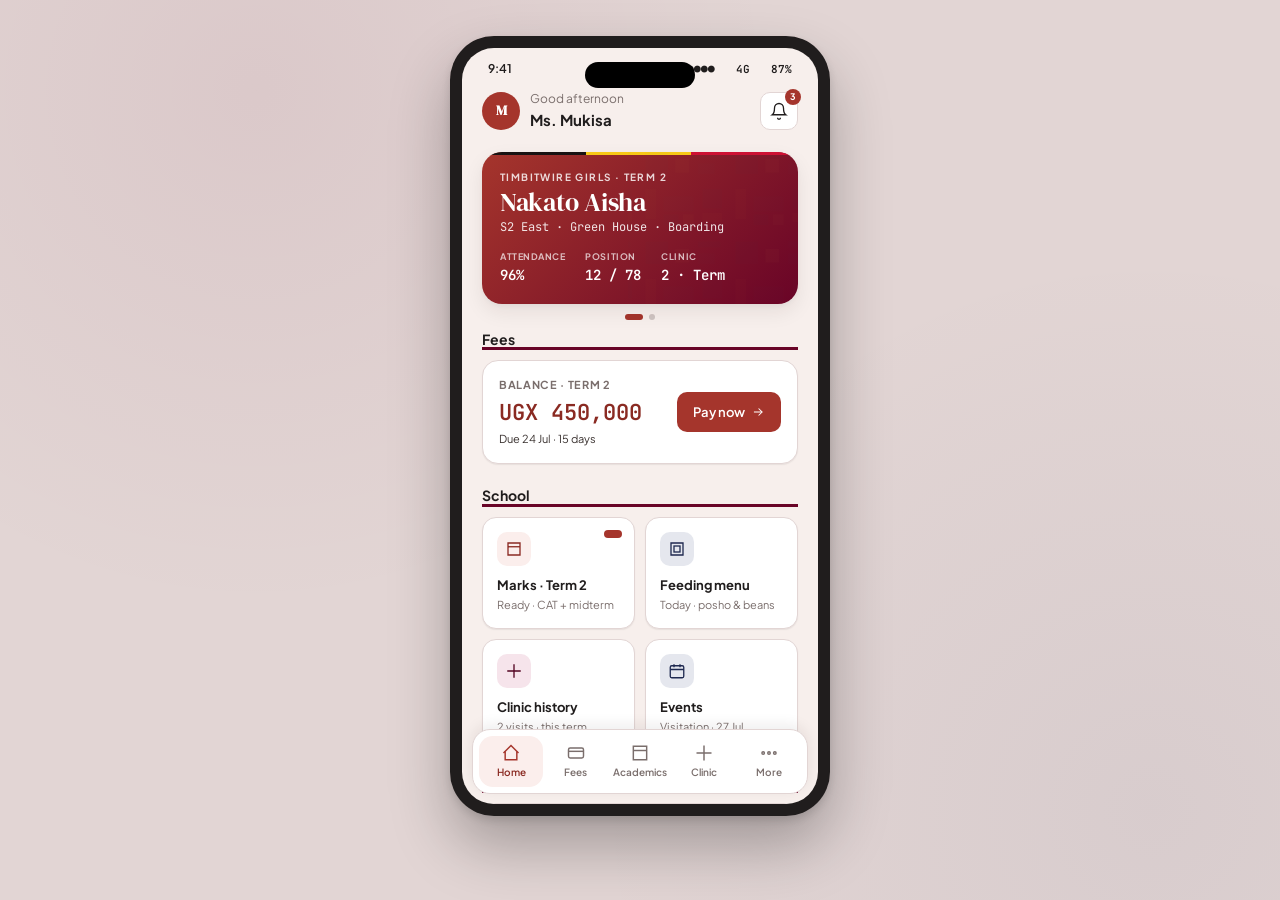
<file: parent/index.html>
<!doctype html>
<html>
<head>
<meta charset="utf-8">
<meta name="viewport" content="width=device-width, initial-scale=1">
<title>Timbitwire · Parent app</title>
<link rel="stylesheet" href="../timbitwire-tokens.css">
<link rel="stylesheet" href="parent.css">
</head>
<body>

<!-- On wide screens, the app is shown in a phone frame; on mobile devices,
     it fills the viewport. -->
<div class="stage">
  <div class="device">
    <div class="screen">

      <div class="notch"></div>
      <div class="status">
        <span>9:41</span>
        <span class="signal">●●●● &nbsp; 4G &nbsp; 87%</span>
      </div>

      <!-- =============== HOME =============== -->
      <section class="route active" data-route="home">
        <div class="top">
          <div style="display:flex;gap:10px;align-items:center">
            <div class="avatar">M</div>
            <div><div class="greet">Good afternoon</div><div class="who">Ms. Mukisa</div></div>
          </div>
          <div class="bell" data-notif="3">
            <svg viewBox="0 0 24 24" stroke="var(--fg-1)" fill="none" stroke-width="1.75"><path d="M6 8a6 6 0 0 1 12 0c0 7 3 9 3 9H3s3-2 3-9"/><path d="M10 21a2 2 0 0 0 4 0"/></svg>
          </div>
        </div>

        <div class="body">
          <!-- Child hero (swipeable in real product) -->
          <div class="hero">
            <div class="flag-strip"></div>
            <div class="hero-pattern"></div>
            <div class="hero-content">
              <div class="hero-eyebrow">Timbitwire Girls · Term 2</div>
              <div class="hero-name">Nakato Aisha</div>
              <div class="hero-class">S2 East · Green House · Boarding</div>
              <div class="hero-stats">
                <div><div class="k">Attendance</div><div class="v">96%</div></div>
                <div><div class="k">Position</div><div class="v">12 / 78</div></div>
                <div><div class="k">Clinic</div><div class="v">2 · Term</div></div>
              </div>
            </div>
          </div>

          <div class="dots">
            <span class="dot on"></span>
            <span class="dot"></span>
          </div>

          <h3 class="sec-title underline-brand" style="margin-top:6px">Fees</h3>
          <div class="balance">
            <div>
              <div class="k">Balance · Term 2</div>
              <div class="amt tabular">UGX 450,000</div>
              <div class="due">Due 24 Jul · 15 days</div>
            </div>
            <button class="pay-btn" data-goto="fees">Pay now
              <svg viewBox="0 0 24 24" width="14" height="14" stroke="#fff" fill="none" stroke-width="1.75"><path d="M5 12h14"/><path d="m13 6 6 6-6 6"/></svg>
            </button>
          </div>

          <h3 class="sec-title underline-brand">School</h3>
          <div class="tiles">
            <a class="tile" data-goto="academics">
              <div class="ic"><svg viewBox="0 0 24 24"><path d="M4 4h16v16H4z"/><path d="M4 9h16"/></svg></div>
              <div class="t">Marks · Term 2</div>
              <div class="s">Ready · CAT + midterm</div>
              <span class="pip"></span>
            </a>
            <a class="tile" data-goto="more">
              <div class="ic n"><svg viewBox="0 0 24 24"><path d="M4 4h16v16H4z"/><rect x="8" y="8" width="8" height="8"/></svg></div>
              <div class="t">Feeding menu</div>
              <div class="s">Today · posho & beans</div>
            </a>
            <a class="tile" data-goto="clinic">
              <div class="ic m"><svg viewBox="0 0 24 24"><path d="M12 3v18M3 12h18"/></svg></div>
              <div class="t">Clinic history</div>
              <div class="s">2 visits · this term</div>
            </a>
            <a class="tile" data-goto="more">
              <div class="ic n"><svg viewBox="0 0 24 24"><rect x="3" y="5" width="18" height="16" rx="2"/><path d="M8 3v4M16 3v4M3 10h18"/></svg></div>
              <div class="t">Events</div>
              <div class="s">Visitation · 27 Jul</div>
            </a>
          </div>

          <h3 class="sec-title underline-brand">Recent</h3>
          <div class="feed">
            <div class="fi"><div class="fic ok"><svg viewBox="0 0 24 24"><path d="M5 4v16l3-2 3 2 3-2 3 2V4"/></svg></div><div class="fb"><div class="ft">Receipt R-2026-0891</div><div class="fs">MTN Mobile Money · 09 Jul, 09:12</div></div><div class="famt">+350,000</div></div>
            <div class="fi"><div class="fic info"><svg viewBox="0 0 24 24"><circle cx="12" cy="12" r="10"/><path d="M12 8v8M8 12h8"/></svg></div><div class="fb"><div class="ft">Clinic: headache, paracetamol given</div><div class="fs">Nurse Alice N. · 09 Jul, 10:24</div></div></div>
            <div class="fi"><div class="fic maroon"><svg viewBox="0 0 24 24"><rect x="3" y="5" width="18" height="16" rx="2"/><path d="M8 3v4M16 3v4M3 10h18"/></svg></div><div class="fb"><div class="ft">Visitation Day · 27 Jul</div><div class="fs">School hall · 10:00–14:00</div></div></div>
          </div>

          <div class="foot-space"></div>
        </div>
      </section>


      <!-- =============== FEES =============== -->
      <section class="route" data-route="fees">
        <div class="top-title">
          <button class="back" data-goto="home"><svg viewBox="0 0 24 24" width="16" height="16" stroke="var(--fg-1)" fill="none" stroke-width="1.75"><path d="m15 18-6-6 6-6"/></svg></button>
          <h1>Fees</h1>
          <div class="term-badge">Term 2, 2026</div>
        </div>
        <div class="body body-tight">
          <div class="receipt">
            <div class="strip"></div>
            <div class="rc-eyebrow">Statement · Nakato Aisha</div>
            <div class="rc-title">UGX 450,000 <span>due</span></div>
            <div class="rc-lines">
              <div class="rc-line"><span>Tuition</span><span>1,200,000</span></div>
              <div class="rc-line"><span>Boarding</span><span>450,000</span></div>
              <div class="rc-line"><span>Lunch programme</span><span>180,000</span></div>
              <div class="rc-line"><span>Uniforms</span><span>70,000</span></div>
              <div class="rc-line paid"><span>Paid to date</span><span>−1,450,000</span></div>
              <div class="rc-line total"><span>Balance</span><span>UGX 450,000</span></div>
            </div>
          </div>

          <div class="actions-row">
            <button class="btn p">
              <svg viewBox="0 0 24 24" stroke="#fff" fill="none" stroke-width="1.75"><rect x="3" y="6" width="18" height="12" rx="2"/><path d="M3 10h18"/></svg>
              Pay now
            </button>
            <button class="btn o">
              <svg viewBox="0 0 24 24" stroke="var(--maroon-600)" fill="none" stroke-width="1.75"><path d="M6 9V3h12v6"/><rect x="6" y="14" width="12" height="7"/><rect x="3" y="9" width="18" height="8" rx="1"/></svg>
              Print
            </button>
          </div>

          <div class="sec-label">Choose a method</div>

          <div class="paymethods">
            <div class="pm">
              <div class="pm-logo mtn">MTN</div>
              <div><div class="pm-name">MTN Mobile Money</div><div class="pm-sub">Dial *165# · school code 402108</div></div>
              <div class="chev">›</div>
            </div>
            <div class="pm">
              <div class="pm-logo airtel">Airtel</div>
              <div><div class="pm-name">Airtel Money</div><div class="pm-sub">Merchant code 402108</div></div>
              <div class="chev">›</div>
            </div>
            <div class="pm">
              <div class="pm-logo bank">
                <svg viewBox="0 0 24 24" width="16" height="16" stroke="#fff" fill="none" stroke-width="1.75"><path d="M3 10 12 4l9 6"/><path d="M5 10v9M19 10v9M9 10v9M15 10v9"/><path d="M3 21h18"/></svg>
              </div>
              <div><div class="pm-name">Stanbic Bank deposit</div><div class="pm-sub">A/C 9030002187 · TGS Ltd</div></div>
              <div class="chev">›</div>
            </div>
          </div>
          <div class="foot-space"></div>
        </div>
      </section>


      <!-- =============== ACADEMICS =============== -->
      <section class="route" data-route="academics">
        <div class="top-title">
          <button class="back" data-goto="home"><svg viewBox="0 0 24 24" width="16" height="16" stroke="var(--fg-1)" fill="none" stroke-width="1.75"><path d="m15 18-6-6 6-6"/></svg></button>
          <h1>Academics</h1>
          <div class="term-badge">Term 2, 2026</div>
        </div>
        <div class="body">
          <!-- Report card preview -->
          <div class="report-card">
            <div class="strip"></div>
            <div class="rp-head">
              <div>
                <div class="rp-eyebrow">Timbitwire Girls · Term 2 · 2026</div>
                <div class="rp-title">Report card <span>· Nakato A.</span></div>
                <div class="rp-sub">S2 East · Green House · Position 12 of 78</div>
              </div>
              <div class="rp-stamp">Head-<br>teacher<br>stamp</div>
            </div>
            <div class="rp-grades">
              <div class="rp-h">Subject</div><div class="rp-h">CAT</div><div class="rp-h">Exam</div><div class="rp-h">Grade</div>

              <div class="rp-cell">Mathematics</div><div class="rp-cell num">32/40</div><div class="rp-cell num">54/60</div><div class="rp-cell grade">D1</div>
              <div class="rp-cell">English</div><div class="rp-cell num">28/40</div><div class="rp-cell num">48/60</div><div class="rp-cell grade">D2</div>
              <div class="rp-cell">Biology</div><div class="rp-cell num">30/40</div><div class="rp-cell num">50/60</div><div class="rp-cell grade">D1</div>
              <div class="rp-cell">Chemistry</div><div class="rp-cell num">27/40</div><div class="rp-cell num">44/60</div><div class="rp-cell grade">D2</div>
              <div class="rp-cell">Physics</div><div class="rp-cell num">25/40</div><div class="rp-cell num">42/60</div><div class="rp-cell grade">D2</div>
              <div class="rp-cell">History</div><div class="rp-cell num">31/40</div><div class="rp-cell num">51/60</div><div class="rp-cell grade">D1</div>
              <div class="rp-cell">Kiswahili</div><div class="rp-cell num">29/40</div><div class="rp-cell num">47/60</div><div class="rp-cell grade">D2</div>
              <div class="rp-cell">CRE</div><div class="rp-cell num">33/40</div><div class="rp-cell num">55/60</div><div class="rp-cell grade">D1</div>
            </div>
            <div class="rp-comment">
              <div class="rp-h" style="border:none;padding:8px 0 4px">Class teacher's comment</div>
              <p>Aisha is a diligent and self-motivated girl. She should continue to work on the presentation of her Physics practicals. Well done this term.</p>
              <div class="rp-sign">— Ms. Kabuye R., Class teacher · 09 Jul 2026</div>
            </div>
            <div class="actions-row" style="margin-top:14px">
              <button class="btn p">
                <svg viewBox="0 0 24 24" stroke="#fff" fill="none" stroke-width="1.75"><path d="M6 9V3h12v6"/><rect x="6" y="14" width="12" height="7"/><rect x="3" y="9" width="18" height="8" rx="1"/></svg>
                Download PDF
              </button>
              <button class="btn o">
                <svg viewBox="0 0 24 24" stroke="var(--maroon-600)" fill="none" stroke-width="1.75"><path d="M12 5v14M5 12h14"/></svg>
                Share
              </button>
            </div>
          </div>
          <div class="foot-space"></div>
        </div>
      </section>


      <!-- =============== CLINIC =============== -->
      <section class="route" data-route="clinic">
        <div class="top-title">
          <button class="back" data-goto="home"><svg viewBox="0 0 24 24" width="16" height="16" stroke="var(--fg-1)" fill="none" stroke-width="1.75"><path d="m15 18-6-6 6-6"/></svg></button>
          <h1>Clinic</h1>
          <div class="term-badge">Nakato A.</div>
        </div>
        <div class="body">
          <div class="stat-row">
            <div class="stat"><div class="k">Visits · Term</div><div class="v">2</div></div>
            <div class="stat"><div class="k">Last visit</div><div class="v">Today</div></div>
            <div class="stat"><div class="k">Follow-up</div><div class="v">24 h</div></div>
          </div>

          <h3 class="sec-title underline-brand">Recent visits</h3>

          <div class="clinic-card">
            <div class="cc-head">
              <div>
                <div class="cc-diag">Headache · mild fever</div>
                <div class="cc-when">09 Jul 2026 · 10:24</div>
              </div>
              <span class="pip warn">Follow up 24 h</span>
            </div>
            <div class="cc-note">Complaining of headache and mild fever. Paracetamol 500 mg administered. Advised rest until lunch. Returned to class after break.</div>
            <div class="vitals">
              <div class="vt"><span class="vk">Temp</span><span class="vv">37.9°C</span></div>
              <div class="vt"><span class="vk">BP</span><span class="vv">108/68</span></div>
              <div class="vt"><span class="vk">Pulse</span><span class="vv">88</span></div>
              <div class="vt"><span class="vk">Wt</span><span class="vv">46 kg</span></div>
            </div>
            <div class="cc-foot">Recorded by <b>Nurse Alice N.</b></div>
          </div>

          <div class="clinic-card">
            <div class="cc-head">
              <div>
                <div class="cc-diag">Minor cut · left knee</div>
                <div class="cc-when">21 Jun 2026 · 14:11</div>
              </div>
              <span class="pip ok">Discharged</span>
            </div>
            <div class="cc-note">Grazed knee during sports. Cleaned, dressed, and returned to games with plaster. No further action needed.</div>
            <div class="vitals">
              <div class="vt"><span class="vk">Temp</span><span class="vv">36.6°C</span></div>
              <div class="vt"><span class="vk">Wound</span><span class="vv">Superficial</span></div>
            </div>
            <div class="cc-foot">Recorded by <b>Nurse Alice N.</b></div>
          </div>

          <div class="foot-space"></div>
        </div>
      </section>


      <!-- =============== MORE =============== -->
      <section class="route" data-route="more">
        <div class="top-title">
          <button class="back" data-goto="home"><svg viewBox="0 0 24 24" width="16" height="16" stroke="var(--fg-1)" fill="none" stroke-width="1.75"><path d="m15 18-6-6 6-6"/></svg></button>
          <h1>More</h1>
        </div>
        <div class="body">
          <!-- Menu card -->
          <div class="menu-hero">
            <div class="menu-strip"></div>
            <div class="menu-eyebrow">Thursday · 09 Jul</div>
            <div class="menu-title">Today's menu</div>
            <div class="menu-meals">
              <div class="mm"><div class="mm-k">Breakfast</div><div class="mm-n">Porridge & bread</div><div class="mm-s">Millet, milk tea</div></div>
              <div class="mm"><div class="mm-k">Lunch</div><div class="mm-n">Posho & beans</div><div class="mm-s">Steamed cabbage</div></div>
              <div class="mm"><div class="mm-k">Supper</div><div class="mm-n">Rice & fish stew</div><div class="mm-s">Sukuma wiki, fruit</div></div>
            </div>
          </div>

          <h3 class="sec-title underline-brand">Upcoming events</h3>
          <div class="events-list">
            <div class="ev-mob">
              <div class="ev-date"><div class="ev-mo">JUL</div><div class="ev-day">10</div></div>
              <div class="ev-info"><div class="ev-t">S4 Mock paper 1 · Mathematics</div><div class="ev-s">Main hall · 08:30–11:00</div></div>
            </div>
            <div class="ev-mob">
              <div class="ev-date"><div class="ev-mo">JUL</div><div class="ev-day">12</div></div>
              <div class="ev-info"><div class="ev-t">Inter-house MDD final</div><div class="ev-s">Assembly hall · 14:00</div></div>
            </div>
            <div class="ev-mob highlight">
              <div class="ev-date"><div class="ev-mo">JUL</div><div class="ev-day">27</div></div>
              <div class="ev-info"><div class="ev-t">Term 2 Visitation Day</div><div class="ev-s">Boarding parents · 10:00–14:00</div></div>
            </div>
            <div class="ev-mob">
              <div class="ev-date"><div class="ev-mo">JUL</div><div class="ev-day">28</div></div>
              <div class="ev-info"><div class="ev-t">Report cards released</div><div class="ev-s">Available in app</div></div>
            </div>
          </div>

          <h3 class="sec-title underline-brand">Documents</h3>
          <div class="doc-list">
            <a class="doc"><svg viewBox="0 0 24 24" stroke="var(--brick-500)" fill="none" stroke-width="1.75"><path d="M14 3H6a2 2 0 0 0-2 2v14a2 2 0 0 0 2 2h12a2 2 0 0 0 2-2V9z"/><path d="M14 3v6h6"/></svg><div><div class="d-n">Term 2 fees breakdown</div><div class="d-s">PDF · 340 KB</div></div><span class="chev">›</span></a>
            <a class="doc"><svg viewBox="0 0 24 24" stroke="var(--brick-500)" fill="none" stroke-width="1.75"><path d="M14 3H6a2 2 0 0 0-2 2v14a2 2 0 0 0 2 2h12a2 2 0 0 0 2-2V9z"/><path d="M14 3v6h6"/></svg><div><div class="d-n">School calendar 2026</div><div class="d-s">PDF · 220 KB</div></div><span class="chev">›</span></a>
            <a class="doc"><svg viewBox="0 0 24 24" stroke="var(--brick-500)" fill="none" stroke-width="1.75"><path d="M14 3H6a2 2 0 0 0-2 2v14a2 2 0 0 0 2 2h12a2 2 0 0 0 2-2V9z"/><path d="M14 3v6h6"/></svg><div><div class="d-n">Parent handbook · 2026 ed.</div><div class="d-s">PDF · 1.4 MB</div></div><span class="chev">›</span></a>
            <a class="doc"><svg viewBox="0 0 24 24" stroke="var(--brick-500)" fill="none" stroke-width="1.75"><path d="M14 3H6a2 2 0 0 0-2 2v14a2 2 0 0 0 2 2h12a2 2 0 0 0 2-2V9z"/><path d="M14 3v6h6"/></svg><div><div class="d-n">Safe release · pickup consent</div><div class="d-s">Signed 03 Feb 2024</div></div><span class="chev">›</span></a>
          </div>

          <h3 class="sec-title underline-brand">Settings</h3>
          <div class="settings-list">
            <a class="row-item"><span>Notifications</span><span class="chev">›</span></a>
            <a class="row-item"><span>Language <span class="cap-hint">English · Luganda</span></span><span class="chev">›</span></a>
            <a class="row-item"><span>Change PIN</span><span class="chev">›</span></a>
            <a class="row-item"><span>Sign out</span><span class="chev" style="color:var(--brick-500)">›</span></a>
          </div>

          <div class="motto-line">Do More To Become More</div>

          <div class="foot-space"></div>
        </div>
      </section>


      <!-- Bottom tab bar (persistent) -->
      <nav class="tabs">
        <a class="tab active" data-goto="home"><svg viewBox="0 0 24 24" stroke="currentColor" fill="none" stroke-width="1.75"><path d="M3 12 12 3l9 9"/><path d="M5 10v10h14V10"/></svg>Home</a>
        <a class="tab" data-goto="fees"><svg viewBox="0 0 24 24" stroke="currentColor" fill="none" stroke-width="1.75"><rect x="3" y="6" width="18" height="12" rx="2"/><path d="M3 10h18"/></svg>Fees</a>
        <a class="tab" data-goto="academics"><svg viewBox="0 0 24 24" stroke="currentColor" fill="none" stroke-width="1.75"><path d="M4 4h16v16H4z"/><path d="M4 9h16"/></svg>Academics</a>
        <a class="tab" data-goto="clinic"><svg viewBox="0 0 24 24" stroke="currentColor" fill="none" stroke-width="1.75"><path d="M12 3v18M3 12h18"/></svg>Clinic</a>
        <a class="tab" data-goto="more"><svg viewBox="0 0 24 24" stroke="currentColor" fill="none" stroke-width="1.75"><circle cx="5" cy="12" r="1.5"/><circle cx="12" cy="12" r="1.5"/><circle cx="19" cy="12" r="1.5"/></svg>More</a>
      </nav>

    </div>
  </div>
</div>

<script>
// Simple mobile router: toggle .active on <section data-route>. Any element
// with [data-goto] navigates. Persists via localStorage.
(function () {
  const routes = document.querySelectorAll('.route');
  const tabs = document.querySelectorAll('.tab');
  function nav(name) {
    routes.forEach(r => r.classList.toggle('active', r.dataset.route === name));
    tabs.forEach(t => t.classList.toggle('active', t.dataset.goto === name));
    document.querySelector('.screen').scrollTop = 0;
    document.querySelector('.route.active .body')?.scrollTo?.({ top: 0 });
    localStorage.setItem('tgs_parent_route', name);
  }
  document.querySelectorAll('[data-goto]').forEach(el => {
    el.addEventListener('click', e => { e.preventDefault(); nav(el.dataset.goto); });
  });
  const stored = localStorage.getItem('tgs_parent_route');
  if (stored) nav(stored);
})();
</script>
</body>
</html>
</file>
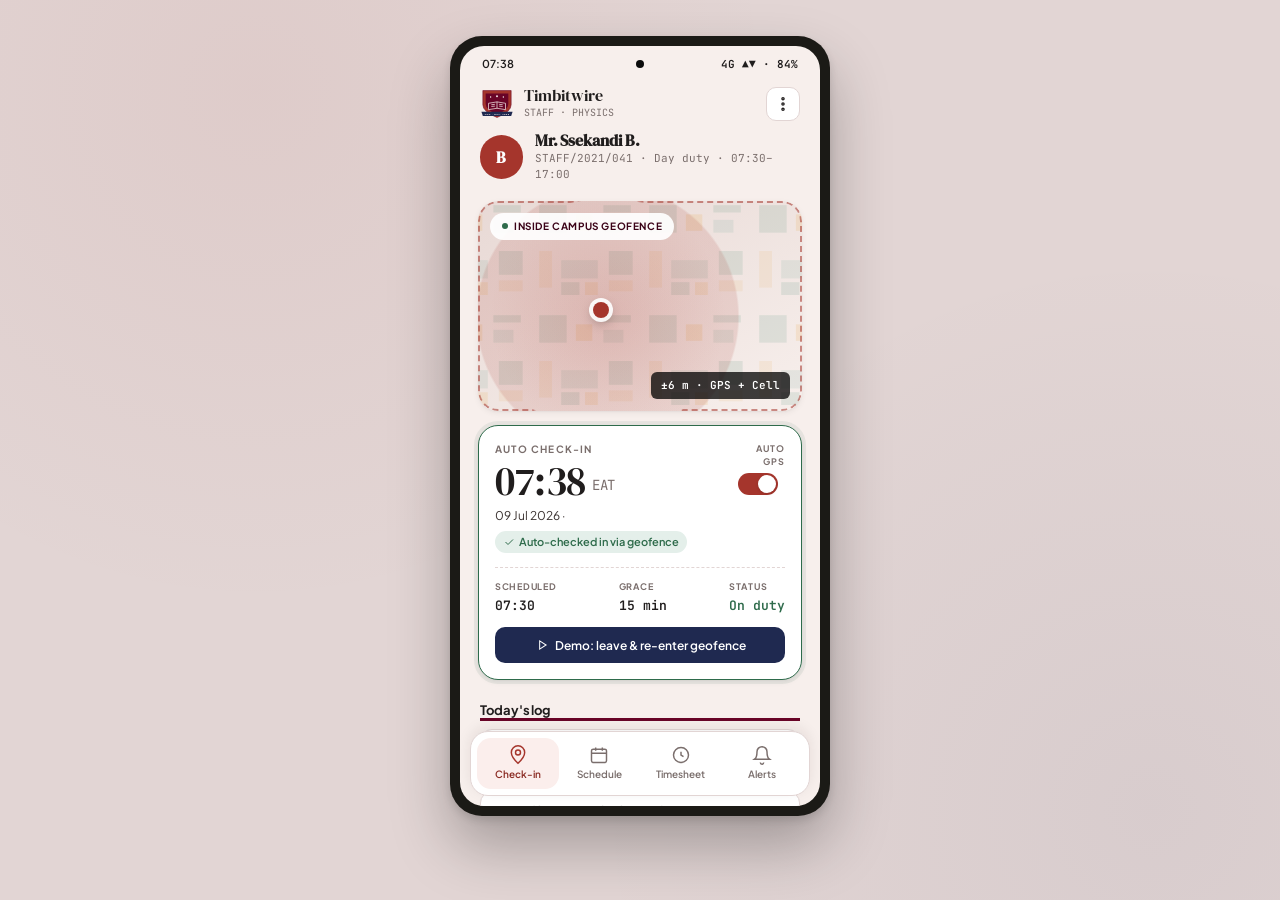
<file: staff/index.html>
<!doctype html>
<html>
<head>
<meta charset="utf-8">
<meta name="viewport" content="width=device-width, initial-scale=1">
<title>Timbitwire · Staff app</title>
<link rel="stylesheet" href="../timbitwire-tokens.css">
<link rel="stylesheet" href="staff.css">
</head>
<body>

<div class="stage">
  <div class="device">
    <div class="screen">
      <div class="cam"></div>
      <div class="status">
        <span>07:38</span>
        <span class="signal">4G ▲▼ · 84%</span>
      </div>

      <!-- =============== CHECK-IN =============== -->
      <section class="route active" data-route="checkin">
        <div class="head">
          <div class="brand">
            <img src="../assets/timbitwire-crest.svg" alt="TGS">
            <div>
              <div class="brand-n">Timbitwire</div>
              <div class="brand-r">STAFF · PHYSICS</div>
            </div>
          </div>
          <div class="menu-dot"><svg viewBox="0 0 24 24" width="18" height="18" stroke="var(--fg-1)" fill="none" stroke-width="1.75"><circle cx="12" cy="5" r="1.5"/><circle cx="12" cy="12" r="1.5"/><circle cx="12" cy="19" r="1.5"/></svg></div>
        </div>

        <div class="userbar">
          <div class="av">B</div>
          <div>
            <h1>Mr. Ssekandi B.</h1>
            <div class="sub">STAFF/2021/041 · Day duty · 07:30–17:00</div>
          </div>
        </div>

        <div class="map">
          <div class="geofence"></div>
          <div class="pulse"></div>
          <div class="fence-label"><span class="d"></span><span id="fenceLbl">Inside campus geofence</span></div>
          <div class="accuracy">±6 m · GPS + Cell</div>
          <div class="pin" id="pin"></div>
        </div>

        <div class="ci is-inside" id="ciCard">
          <div class="ci-head">
            <div>
              <div class="ci-eyebrow" id="ciEyebrow">Auto check-in</div>
              <div class="ci-time" id="ciTime">07:38<small>EAT</small></div>
              <div class="ci-date">09 Jul 2026 · <span id="ciStatus" class="status-inline ok"><svg viewBox="0 0 24 24" width="12" height="12" stroke="currentColor" fill="none" stroke-width="2"><path d="M5 12l5 5L20 7"/></svg> Auto-checked in via geofence</span></div>
            </div>
            <div class="auto-toggle" title="Auto-check-in on entry">
              <div class="toggle-lbl">Auto GPS</div>
              <div class="toggle on"><div class="dot"></div></div>
            </div>
          </div>

          <div class="ci-foot">
            <div><span class="k">Scheduled</span><span class="v">07:30</span></div>
            <div><span class="k">Grace</span><span class="v">15 min</span></div>
            <div><span class="k">Status</span><span class="v" id="ciDelta" style="color:var(--success)">On duty</span></div>
          </div>

          <button class="demo-btn" id="demoBtn">
            <svg viewBox="0 0 24 24" width="14" height="14" stroke="currentColor" fill="none" stroke-width="1.75"><path d="M8 5v14l11-7z"/></svg>
            Demo: leave & re-enter geofence
          </button>
        </div>

        <div class="body-scroll">
          <h3 class="sec-title underline-brand">Today's log</h3>
          <div class="log">
            <div class="log-item">
              <div class="log-ic ok"><svg viewBox="0 0 24 24" width="14" height="14" stroke="currentColor" fill="none" stroke-width="1.75"><path d="M5 12l5 5L20 7"/></svg></div>
              <div class="log-body"><div class="log-t">Auto check-in via geofence</div><div class="log-s">Kampala campus · ±6 m accuracy</div></div>
              <div class="log-time">07:38</div>
            </div>
            <div class="log-item">
              <div class="log-ic info"><svg viewBox="0 0 24 24" width="14" height="14" stroke="currentColor" fill="none" stroke-width="1.75"><rect x="3" y="5" width="18" height="16" rx="2"/><path d="M8 3v4M16 3v4M3 10h18"/></svg></div>
              <div class="log-body"><div class="log-t">Class started · Physics S3 West</div><div class="log-s">Lab 2 · 34 girls</div></div>
              <div class="log-time">07:30</div>
            </div>
          </div>
          <div class="foot-space"></div>
        </div>
      </section>

      <!-- =============== SCHEDULE =============== -->
      <section class="route" data-route="schedule">
        <div class="top-title">
          <h1>Schedule</h1>
          <div class="term-badge">Week 5 · Term 2</div>
        </div>
        <div class="weekbar">
          <div class="day"><span>M</span><span class="n">07</span></div>
          <div class="day"><span>T</span><span class="n">08</span></div>
          <div class="day on"><span>W</span><span class="n">09</span></div>
          <div class="day"><span>T</span><span class="n">10</span></div>
          <div class="day"><span>F</span><span class="n">11</span></div>
        </div>
        <div class="body-scroll">
          <div class="slot done"><div class="slot-t">07:30<small>08:15</small></div><div class="slot-info"><div class="slot-s">Physics · S3 West</div><div class="slot-r">Lab 2 · 34 girls</div></div></div>
          <div class="slot done"><div class="slot-t">08:15<small>09:00</small></div><div class="slot-info"><div class="slot-s">Physics · S3 East</div><div class="slot-r">Lab 2 · 32 girls</div></div></div>
          <div class="slot now"><div class="slot-t">09:00<small>09:45</small></div><div class="slot-info"><div class="slot-s">Math · S2 East</div><div class="slot-r">Room 14 · 38 girls</div></div></div>
          <div class="slot"><div class="slot-t">10:00<small>10:45</small></div><div class="slot-info"><div class="slot-s">Break duty</div><div class="slot-r">Green quadrant</div></div></div>
          <div class="slot"><div class="slot-t">11:30<small>12:15</small></div><div class="slot-info"><div class="slot-s">Math · S2 North</div><div class="slot-r">Room 08 · 36 girls</div></div></div>
          <div class="slot"><div class="slot-t">14:00<small>15:00</small></div><div class="slot-info"><div class="slot-s">Physics · S3 East (double)</div><div class="slot-r">Lab 2 · 32 girls</div></div></div>
          <div class="slot"><div class="slot-t">15:45<small>17:00</small></div><div class="slot-info"><div class="slot-s">Prep · S4 mock revision</div><div class="slot-r">Library</div></div></div>
          <div class="foot-space"></div>
        </div>
      </section>

      <!-- =============== TIMESHEET =============== -->
      <section class="route" data-route="timesheet">
        <div class="top-title">
          <h1>Timesheet</h1>
          <div class="term-badge">Week 5 · Term 2</div>
        </div>

        <div class="ts-hero">
          <div class="ts-strip"></div>
          <div class="ts-eyebrow">Total logged this week</div>
          <div class="ts-total tabular">32 h <span>18 m</span></div>
          <div class="ts-target">Target 40 h · <b>7 h 42 m</b> remaining · cut-off Fri 22:00</div>
          <div class="ts-bar"><div class="ts-fill" style="width:80%"></div></div>
        </div>

        <div class="body-scroll">
          <h3 class="sec-title underline-brand">This week</h3>
          <div class="ts-list">
            <div class="ts-row"><div class="ts-day"><b>Mon 07</b>Full day</div><div class="ts-times"><span>07:32</span><span>17:04</span></div><div class="ts-hrs">9 h 32 m</div></div>
            <div class="ts-row"><div class="ts-day"><b>Tue 08</b>Full day</div><div class="ts-times"><span>07:29</span><span>16:58</span></div><div class="ts-hrs">9 h 29 m</div></div>
            <div class="ts-row today"><div class="ts-day"><b>Wed 09</b>In progress</div><div class="ts-times"><span>07:38</span><span>—</span></div><div class="ts-hrs">6 h 24 m</div></div>
            <div class="ts-row"><div class="ts-day"><b>Thu 10</b>Scheduled</div><div class="ts-times"><span>—</span><span>—</span></div><div class="ts-hrs" style="color:var(--fg-3)">—</div></div>
            <div class="ts-row"><div class="ts-day"><b>Fri 11</b>Scheduled</div><div class="ts-times"><span>—</span><span>—</span></div><div class="ts-hrs" style="color:var(--fg-3)">—</div></div>
          </div>

          <h3 class="sec-title underline-brand">Historical</h3>
          <div class="ts-list">
            <div class="ts-row"><div class="ts-day"><b>Week 4</b>30 Jun–04 Jul</div><div class="ts-hrs">41 h 08 m</div></div>
            <div class="ts-row"><div class="ts-day"><b>Week 3</b>23–27 Jun</div><div class="ts-hrs">40 h 02 m</div></div>
            <div class="ts-row"><div class="ts-day"><b>Week 2</b>16–20 Jun</div><div class="ts-hrs">39 h 44 m</div></div>
          </div>

          <div class="foot-space"></div>
        </div>
      </section>

      <!-- =============== ALERTS =============== -->
      <section class="route" data-route="alerts">
        <div class="top-title">
          <h1>Alerts</h1>
          <div class="term-badge">Unread · 4</div>
        </div>

        <div class="body-scroll">
          <div class="day-sep">Today · 09 Jul</div>
          <div class="notif unread danger">
            <div class="ic"><svg viewBox="0 0 24 24" width="18" height="18" stroke="currentColor" fill="none" stroke-width="1.75"><path d="M12 3 2 20h20L12 3z"/><path d="M12 10v4M12 17h.01"/></svg></div>
            <div class="body-in"><div class="n-t">Off-campus during class hours</div><div class="n-s">Ms. Nabbosa J. flagged 420 m from campus during her 09:45 lesson. Please review.</div><div class="n-tm">14:00 · DOS office</div></div>
          </div>
          <div class="notif unread warn">
            <div class="ic"><svg viewBox="0 0 24 24" width="18" height="18" stroke="currentColor" fill="none" stroke-width="1.75"><rect x="3" y="6" width="18" height="14" rx="2"/><path d="M3 10h18M7 15h4"/></svg></div>
            <div class="body-in"><div class="n-t">Marks entry window closes in 12 h</div><div class="n-s">Physics S3 East mid-term marks are due by 10 Jul 02:00.</div><div class="n-tm">13:15 · Academics</div></div>
          </div>
          <div class="notif success">
            <div class="ic"><svg viewBox="0 0 24 24" width="18" height="18" stroke="currentColor" fill="none" stroke-width="1.75"><path d="M5 12l5 5L20 7"/></svg></div>
            <div class="body-in"><div class="n-t">Auto check-in accepted</div><div class="n-s">07:38 · Inside campus geofence, ±6 m.</div><div class="n-tm">07:38 · System</div></div>
          </div>
          <div class="notif info">
            <div class="ic"><svg viewBox="0 0 24 24" width="18" height="18" stroke="currentColor" fill="none" stroke-width="1.75"><path d="M12 3 2 8l10 5 10-5-10-5z"/><path d="M2 14l10 5 10-5"/></svg></div>
            <div class="body-in"><div class="n-t">Requisition #REQ-0341 approved</div><div class="n-s">Lab consumables · UGX 480,000 · Director signed off.</div><div class="n-tm">16:22 · Procurement</div></div>
          </div>

          <div class="day-sep">Yesterday · 08 Jul</div>
          <div class="notif success">
            <div class="ic"><svg viewBox="0 0 24 24" width="18" height="18" stroke="currentColor" fill="none" stroke-width="1.75"><path d="M5 12l5 5L20 7"/></svg></div>
            <div class="body-in"><div class="n-t">Auto check-out at 17:04</div><div class="n-s">Departed geofence · full day 9 h 32 m recorded.</div><div class="n-tm">17:04 · System</div></div>
          </div>
          <div class="notif info">
            <div class="ic"><svg viewBox="0 0 24 24" width="18" height="18" stroke="currentColor" fill="none" stroke-width="1.75"><rect x="3" y="6" width="18" height="12" rx="2"/><path d="M3 10h18"/></svg></div>
            <div class="body-in"><div class="n-t">Staff PTA meeting notes</div><div class="n-s">Term 2 Visitation Day briefing shared by headteacher.</div><div class="n-tm">16:00 · Communications</div></div>
          </div>

          <div class="foot-space"></div>
        </div>
      </section>

      <nav class="tabs">
        <a class="tab active" data-goto="checkin"><svg viewBox="0 0 24 24" stroke="currentColor" fill="none" stroke-width="1.75"><path d="M12 22s-8-7.5-8-13a8 8 0 1 1 16 0c0 5.5-8 13-8 13Z"/><circle cx="12" cy="9" r="3"/></svg>Check-in</a>
        <a class="tab" data-goto="schedule"><svg viewBox="0 0 24 24" stroke="currentColor" fill="none" stroke-width="1.75"><rect x="3" y="5" width="18" height="16" rx="2"/><path d="M8 3v4M16 3v4M3 10h18"/></svg>Schedule</a>
        <a class="tab" data-goto="timesheet"><svg viewBox="0 0 24 24" stroke="currentColor" fill="none" stroke-width="1.75"><circle cx="12" cy="12" r="9"/><path d="M12 8v4l3 2"/></svg>Timesheet</a>
        <a class="tab" data-goto="alerts"><svg viewBox="0 0 24 24" stroke="currentColor" fill="none" stroke-width="1.75"><path d="M6 8a6 6 0 0 1 12 0c0 7 3 9 3 9H3s3-2 3-9"/><path d="M10 21a2 2 0 0 0 4 0"/></svg>Alerts</a>
      </nav>

    </div>
  </div>
</div>

<script>
(function () {
  const routes = document.querySelectorAll('.route');
  const tabs = document.querySelectorAll('.tab');
  function nav(name) {
    routes.forEach(r => r.classList.toggle('active', r.dataset.route === name));
    tabs.forEach(t => t.classList.toggle('active', t.dataset.goto === name));
    localStorage.setItem('tgs_staff_route', name);
  }
  document.querySelectorAll('[data-goto]').forEach(el => {
    el.addEventListener('click', e => { e.preventDefault(); nav(el.dataset.goto); });
  });
  const stored = localStorage.getItem('tgs_staff_route');
  if (stored) nav(stored);

  // Auto-GPS demo animation
  const pin = document.getElementById('pin');
  const btn = document.getElementById('demoBtn');
  const eyebrow = document.getElementById('ciEyebrow');
  const time = document.getElementById('ciTime');
  const statusInline = document.getElementById('ciStatus');
  const delta = document.getElementById('ciDelta');
  const fenceLbl = document.getElementById('fenceLbl');
  const ciCard = document.getElementById('ciCard');

  function setState(state) {
    if (state === 'inside') {
      ciCard.classList.remove('is-outside');
      ciCard.classList.add('is-inside');
      eyebrow.textContent = 'Auto check-in';
      statusInline.className = 'status-inline ok';
      statusInline.innerHTML = '<svg viewBox="0 0 24 24" width="12" height="12" stroke="currentColor" fill="none" stroke-width="2"><path d="M5 12l5 5L20 7"/></svg> Auto-checked in via geofence';
      fenceLbl.textContent = 'Inside campus geofence';
      delta.textContent = 'On duty'; delta.style.color = 'var(--success)';
    } else if (state === 'leaving') {
      eyebrow.textContent = 'Leaving geofence…';
      statusInline.className = 'status-inline warn';
      statusInline.innerHTML = '<svg viewBox="0 0 24 24" width="12" height="12" stroke="currentColor" fill="none" stroke-width="2"><circle cx="12" cy="12" r="9"/></svg> Detecting exit';
      fenceLbl.textContent = 'Exiting geofence';
      delta.textContent = 'Watching'; delta.style.color = '#7a5111';
    } else if (state === 'outside') {
      ciCard.classList.remove('is-inside');
      ciCard.classList.add('is-outside');
      eyebrow.textContent = 'Auto check-out';
      statusInline.className = 'status-inline danger';
      statusInline.innerHTML = '<svg viewBox="0 0 24 24" width="12" height="12" stroke="currentColor" fill="none" stroke-width="2"><path d="M12 3 2 20h20L12 3z"/></svg> Auto-checked out at 09:52';
      fenceLbl.textContent = 'Outside geofence';
      delta.textContent = 'Off-campus'; delta.style.color = 'var(--brick-500)';
    } else if (state === 'reentering') {
      eyebrow.textContent = 'Re-entering campus…';
      statusInline.className = 'status-inline warn';
      statusInline.innerHTML = '<svg viewBox="0 0 24 24" width="12" height="12" stroke="currentColor" fill="none" stroke-width="2"><circle cx="12" cy="12" r="9"/></svg> Verifying position';
      fenceLbl.textContent = 'Approaching geofence';
      delta.textContent = 'Resuming'; delta.style.color = '#7a5111';
    }
  }

  btn.addEventListener('click', () => {
    if (btn.dataset.running === '1') return;
    btn.dataset.running = '1'; btn.disabled = true; btn.style.opacity = '.5';
    pin.style.transition = 'left 1.6s ease-in-out, top 1.6s ease-in-out';
    setState('leaving');
    setTimeout(() => { pin.style.left = '82%'; pin.style.top = '18%'; }, 100);
    setTimeout(() => setState('outside'), 1800);
    setTimeout(() => { setState('reentering'); pin.style.left = '48%'; pin.style.top = '48%'; }, 3200);
    setTimeout(() => {
      setState('inside');
      time.innerHTML = '09:57<small>EAT</small>';
      pin.style.left = '38%'; pin.style.top = '52%';
      btn.disabled = false; btn.style.opacity = '1';
      btn.dataset.running = '0';
    }, 4900);
  });
})();
</script>
</body>
</html>
</file>
<file: timbitwire-tokens.css>
/* ============================================================
   Timbitwire Girls School — Design Tokens
   Do More To Become More
   Palette pivoted from EduTrack teal → Timbitwire brick red.
   Uses the same underlying token names so existing components
   pick up the new palette without touching structure.
   ============================================================ */

/* Fonts — reuse the system fonts already downloaded */
@font-face {
  font-family: 'DM Serif Display';
  font-style: normal; font-weight: 400; font-display: swap;
  src: url('fonts/DMSerifDisplay-Regular.ttf') format('truetype');
}
@font-face { font-family: 'Plus Jakarta Sans'; font-style: normal; font-weight: 400; font-display: swap; src: url('fonts/PlusJakartaSans-400.ttf') format('truetype'); }
@font-face { font-family: 'Plus Jakarta Sans'; font-style: normal; font-weight: 500; font-display: swap; src: url('fonts/PlusJakartaSans-500.ttf') format('truetype'); }
@font-face { font-family: 'Plus Jakarta Sans'; font-style: normal; font-weight: 600; font-display: swap; src: url('fonts/PlusJakartaSans-600.ttf') format('truetype'); }
@font-face { font-family: 'Plus Jakarta Sans'; font-style: normal; font-weight: 700; font-display: swap; src: url('fonts/PlusJakartaSans-700.ttf') format('truetype'); }
@font-face { font-family: 'Plus Jakarta Sans'; font-style: normal; font-weight: 800; font-display: swap; src: url('fonts/PlusJakartaSans-800.ttf') format('truetype'); }
@font-face { font-family: 'JetBrains Mono'; font-style: normal; font-weight: 400; font-display: swap; src: url('fonts/JetBrainsMono-400.ttf') format('truetype'); }
@font-face { font-family: 'JetBrains Mono'; font-style: normal; font-weight: 500; font-display: swap; src: url('fonts/JetBrainsMono-500.ttf') format('truetype'); }
@font-face { font-family: 'JetBrains Mono'; font-style: normal; font-weight: 600; font-display: swap; src: url('fonts/JetBrainsMono-600.ttf') format('truetype'); }

:root {
  /* Type stack (unchanged) */
  --font-display: 'DM Serif Display', Cambria, Georgia, serif;
  --font-sans: 'Plus Jakarta Sans', system-ui, -apple-system, 'Segoe UI', Roboto, sans-serif;
  --font-mono: 'JetBrains Mono', 'SF Mono', Menlo, Consolas, monospace;

  /* Type scale */
  --fs-xs:12px; --fs-sm:14px; --fs-base:16px; --fs-md:18px; --fs-lg:20px;
  --fs-xl:24px; --fs-2xl:30px; --fs-3xl:38px; --fs-4xl:48px; --fs-5xl:64px;
  --lh-tight:1.15; --lh-snug:1.3; --lh-body:1.5; --lh-loose:1.7;
  --fw-regular:400; --fw-medium:500; --fw-semibold:600; --fw-bold:700; --fw-black:800;

  /* ============================================================
     TIMBITWIRE PALETTE
     Primary — Brick Red #A5352C
     Secondary — Deep Maroon #690427
     Accent — Deep Navy #1F2950
     Dark — Charcoal #201D1D
     Light — White #FFFFFF
     Soft bg — Rose Grey #E2D5D4
     ============================================================ */

  /* Primary — Brick Red scale */
  --brick-50:  #FBEEEC;
  --brick-100: #F5D2CD;
  --brick-200: #EAA79E;
  --brick-300: #D97869;
  --brick-400: #BC4D3E;
  --brick-500: #A5352C;   /* PRIMARY */
  --brick-600: #8A2A22;
  --brick-700: #6E1F19;
  --brick-800: #501510;
  --brick-900: #340D09;

  /* Secondary — Deep Maroon scale */
  --maroon-50:  #F6E4EB;
  --maroon-100: #E7B7C7;
  --maroon-200: #CE7F9B;
  --maroon-300: #A94F72;
  --maroon-400: #832A4F;
  --maroon-500: #690427;   /* SECONDARY */
  --maroon-600: #520320;
  --maroon-700: #3B0217;
  --maroon-800: #26010F;

  /* Accent — Deep Navy scale */
  --navy-50:  #E5E7EE;
  --navy-100: #C1C5D3;
  --navy-200: #8A93AE;
  --navy-300: #58628A;
  --navy-400: #333F6C;
  --navy-500: #1F2950;   /* ACCENT */
  --navy-600: #171F3F;
  --navy-700: #10162E;
  --navy-800: #0A0E1E;

  /* Neutrals — rose-tinted paper */
  --paper:     #F7EFEC;  /* app background: Rose Grey lightened, warm off-white */
  --paper-2:   #EFE1DE;  /* alt surface, hover */
  --paper-3:   #E2D5D4;  /* Rose Grey — dividers, borders */
  --ink-50:    #F4EEED;
  --ink-100:   #E7DFDD;
  --ink-200:   #CFC4C2;
  --ink-300:   #A69B99;
  --ink-400:   #7A6E6C;
  --ink-500:   #574B49;
  --ink-600:   #3A3230;
  --ink-700:   #2A2422;
  --ink-800:   #201D1D;  /* Charcoal Black */
  --ink-900:   #0F0D0D;

  /* Semantic — remapped for Timbitwire palette */
  --success:   #2E6B4B;
  --success-bg:#E4EFEA;
  --warning:   #B4791E;
  --warning-bg:#F7EAD1;
  --danger:    #A5352C;   /* uses brand brick for alerts too */
  --danger-bg: #FBEEEC;
  --info:      #1F2950;
  --info-bg:   #E5E7EE;

  /* Semantic tokens */
  --bg-app:      var(--paper);
  --bg-surface:  #FFFFFF;
  --bg-elevated: #FFFFFF;
  --bg-muted:    var(--paper-2);
  --bg-inverse:  var(--ink-800);

  --fg-1:        var(--ink-800);
  --fg-2:        var(--ink-600);
  --fg-3:        var(--ink-400);
  --fg-muted:    var(--ink-300);
  --fg-inverse:  #FFFFFF;
  --fg-brand:    var(--brick-500);
  --fg-accent:   var(--maroon-500);

  --border-1:    var(--paper-3);
  --border-2:    var(--ink-200);
  --border-strong: var(--ink-400);

  /* Spacing */
  --sp-0:0; --sp-1:4px; --sp-2:8px; --sp-3:12px; --sp-4:16px; --sp-5:20px;
  --sp-6:24px; --sp-7:32px; --sp-8:40px; --sp-9:48px; --sp-10:64px; --sp-11:80px; --sp-12:96px;

  /* Radii */
  --r-xs:4px; --r-sm:6px; --r-md:8px; --r-lg:12px; --r-xl:16px; --r-2xl:20px; --r-pill:999px;

  /* Shadows */
  --sh-1: 0 1px 2px rgba(32,29,29,.04), 0 1px 1px rgba(32,29,29,.03);
  --sh-2: 0 2px 6px rgba(32,29,29,.06), 0 1px 2px rgba(32,29,29,.04);
  --sh-3: 0 8px 20px rgba(32,29,29,.08), 0 2px 4px rgba(32,29,29,.04);
  --sh-4: 0 18px 40px rgba(32,29,29,.10), 0 4px 8px rgba(32,29,29,.04);
  --sh-stamp: inset 0 0 0 1px rgba(165,53,44,.14), inset 0 -2px 0 rgba(105,4,39,.55);

  /* Motion */
  --ease-out: cubic-bezier(0.2, 0.7, 0.2, 1);
  --ease-in:  cubic-bezier(0.4, 0, 0.9, 0.4);
  --dur-fast: 120ms;
  --dur-med:  200ms;
  --dur-slow: 320ms;
}

body {
  font-family: var(--font-sans);
  color: var(--fg-1);
  background: var(--bg-app);
  font-size: var(--fs-base);
  line-height: var(--lh-body);
  -webkit-font-smoothing: antialiased;
  text-rendering: optimizeLegibility;
  margin: 0;
}

h1,.h1{font-family:var(--font-display);font-size:var(--fs-4xl);line-height:var(--lh-tight);letter-spacing:-.01em;font-weight:400;color:var(--fg-1);margin:0;}
h2,.h2{font-family:var(--font-display);font-size:var(--fs-3xl);line-height:var(--lh-tight);letter-spacing:-.01em;font-weight:400;margin:0;}
h3,.h3{font-family:var(--font-sans);font-size:var(--fs-xl);line-height:var(--lh-snug);font-weight:700;letter-spacing:-.005em;margin:0;}
h4,.h4{font-family:var(--font-sans);font-size:var(--fs-lg);font-weight:600;line-height:var(--lh-snug);margin:0;}
.eyebrow{font-family:var(--font-sans);font-size:var(--fs-xs);font-weight:700;letter-spacing:.1em;text-transform:uppercase;color:var(--fg-2);}
p{margin:0;}
.small   { font-size:14px; color: var(--fg-2); }
.caption { font-size:12px; color: var(--fg-3); }
code,.mono,kbd{font-family:var(--font-mono);font-size:.95em;font-feature-settings:"tnum","zero";}
.tabular{font-variant-numeric:tabular-nums;font-feature-settings:"tnum";}

/* Signature maroon underline — the Timbitwire equivalent of the ochre one */
.underline-brand{
  background-image: linear-gradient(to right, var(--maroon-500), var(--maroon-500));
  background-repeat: no-repeat;
  background-size: 100% 3px;
  background-position: 0 100%;
  padding-bottom: 2px;
}
</file>
<file: admin/app.css>
/* Timbitwire web-app UI-kit chrome. Assumes ../timbitwire-tokens.css is linked. */

html, body { margin: 0; padding: 0; background: var(--paper); font-family: var(--font-sans); color: var(--fg-1); }
svg { stroke-width: 1.75; fill: none; stroke: currentColor; stroke-linecap: round; stroke-linejoin: round; }
* { box-sizing: border-box; }

.app { display: grid; grid-template-columns: 248px 1fr; min-height: 100vh; }

/* ============= SIDEBAR ============= */
.side {
  background: linear-gradient(180deg, var(--maroon-500) 0%, var(--maroon-700) 100%);
  color: #f0dcdc; padding: 22px 14px 100px;
  position: sticky; top: 0; height: 100vh; overflow-y: auto; z-index: 20;
}
.side::-webkit-scrollbar { width: 0; }
.side .brand {
  display: flex; align-items: center; gap: 12px; padding: 0 8px 20px;
  border-bottom: 1px solid rgba(255, 255, 255, .08);
}
.side .brand img { width: 40px; height: 40px; flex-shrink: 0; }
.side .brand .name {
  font-family: var(--font-display); font-size: 18px; color: #fff;
  line-height: 1; letter-spacing: -.005em;
}
.side .brand .school {
  font-size: 10px; color: rgba(255, 255, 255, .55); letter-spacing: .12em;
  text-transform: uppercase; margin-top: 3px; font-weight: 700;
}
.side .group { margin-top: 18px; }
.side .lbl {
  font-size: 10px; text-transform: uppercase; letter-spacing: .14em;
  color: rgba(255, 255, 255, .4); font-weight: 700; padding: 0 8px 6px;
}
.side .item {
  display: flex; align-items: center; gap: 10px; padding: 9px 10px;
  border-radius: 8px; color: rgba(255, 255, 255, .72); font-size: 13px;
  font-weight: 500; position: relative; cursor: pointer; text-decoration: none;
  transition: background 120ms, color 120ms;
}
.side .item:hover { background: rgba(255, 255, 255, .06); color: #fff; }
.side .item svg { width: 16px; height: 16px; stroke: currentColor; flex-shrink: 0; }
.side .item .b {
  margin-left: auto; background: #fff; color: var(--maroon-700);
  font-size: 10px; font-weight: 800; padding: 2px 6px; border-radius: 999px;
}
.side .item.active {
  background: var(--maroon-700); color: #fff; font-weight: 600;
}
.side .item.active::before {
  content: ""; position: absolute; left: -14px; top: 8px; bottom: 8px;
  width: 3px; background: var(--brick-400); border-radius: 0 2px 2px 0;
}
.side .user {
  position: absolute; left: 14px; right: 14px; bottom: 16px;
  display: flex; align-items: center; gap: 10px; padding: 10px;
  background: rgba(255, 255, 255, .06); border-radius: 10px;
}
.side .user .av {
  width: 34px; height: 34px; background: var(--brick-400); color: #fff;
  border-radius: 999px; display: flex; align-items: center; justify-content: center;
  font-weight: 700; font-size: 12px; font-family: var(--font-display);
}
.side .user .n { font-size: 12px; font-weight: 600; color: #fff; }
.side .user .r { font-size: 10px; color: rgba(255, 255, 255, .55); }
.side .motto {
  font-family: var(--font-display); font-style: italic; font-size: 11px;
  color: rgba(255, 255, 255, .35); text-align: center;
  padding: 20px 8px 76px;    /* leave clearance for the sticky user block */
}

/* ============= MAIN ============= */
.main { background: var(--paper); overflow: hidden; min-width: 0; }

.topbar {
  display: flex; align-items: center; gap: 14px; padding: 14px 32px;
  border-bottom: 1px solid var(--paper-3); background: var(--paper);
  position: sticky; top: 0; z-index: 5;
}
.topbar .menu-btn { display: none; width:36px; height:36px; border-radius:8px; background:#fff; border:1px solid var(--border-1); align-items:center; justify-content:center; cursor:pointer; }
.topbar .menu-btn svg { width:18px; height:18px; stroke: var(--fg-1); }
.topbar .breadcrumbs { font-size: 12px; color: var(--fg-3); }
.topbar .breadcrumbs b { color: var(--fg-1); font-weight: 600; }
.topbar .search { margin-left: auto; position: relative; }
.topbar .search input {
  width: 260px; height: 36px; border: 1px solid var(--border-2);
  border-radius: 8px; padding: 0 12px 0 34px; font-family: inherit;
  background: #fff; font-size: 13px; color: var(--fg-1);
}
.topbar .search input:focus { outline: 2px solid var(--brick-400); outline-offset: 2px; border-color: var(--brick-500); }
.topbar .search svg { position: absolute; left: 11px; top: 10px; width: 16px; height: 16px; stroke: var(--fg-3); }
.topbar .icon-btn {
  width: 36px; height: 36px; border-radius: 8px; background: #fff;
  border: 1px solid var(--border-1); display: flex; align-items: center;
  justify-content: center; cursor: pointer; flex-shrink:0;
}
.topbar .icon-btn svg { width: 16px; height: 16px; stroke: var(--fg-1); }
.topbar .term {
  display: flex; align-items: center; gap: 8px; padding: 0 12px;
  height: 36px; border: 1px solid var(--border-1); border-radius: 8px;
  background: #fff; font-size: 13px; font-weight: 600; color: var(--fg-1);
  cursor: pointer; flex-shrink:0;
}
.topbar .term svg { width: 14px; height: 14px; stroke: var(--fg-3); }

.canvas { padding: 26px 32px 60px; max-width: 1440px; }

.page-head { display: flex; justify-content: space-between; align-items: flex-end; margin-bottom: 22px; gap: 20px; flex-wrap:wrap; }
.page-head .eyebrow { font-size: 11px; color: var(--fg-3); text-transform: uppercase; letter-spacing: .14em; font-weight: 700; }
.page-head h1 { font-family: var(--font-display); font-size: 38px; letter-spacing: -.01em; line-height: 1; margin: 4px 0 0; }
.page-head h1 em { color: var(--maroon-500); font-style: normal; }
.page-head .desc { font-size: 14px; color: var(--fg-2); margin-top: 6px; max-width: 620px; }
.page-head .actions { display: flex; gap: 8px; flex-wrap: wrap; }

/* Buttons */
.btn {
  display: inline-flex; align-items: center; gap: 8px; height: 40px;
  padding: 0 16px; border-radius: 10px; font-family: inherit; font-weight: 600;
  font-size: 13px; border: 1px solid transparent; background: transparent;
  cursor: pointer; color: var(--fg-1); white-space: nowrap;
  transition: background 120ms;
}
.btn.p { background: var(--brick-500); color: #fff; }
.btn.p:hover { background: var(--brick-600); }
.btn.o { background: #fff; color: var(--maroon-600); border-color: var(--border-2); }
.btn.o:hover { background: var(--paper-2); }
.btn.s { background: var(--navy-500); color: #fff; }
.btn.s:hover { background: var(--navy-600); }
.btn.g { background: transparent; color: var(--fg-2); }
.btn.g:hover { background: var(--paper-2); }
.btn.sm { height: 32px; padding: 0 12px; font-size: 12px; border-radius: 8px; }
.btn svg { width: 14px; height: 14px; stroke: currentColor; }

/* Cards */
.card { background: #fff; border: 1px solid var(--border-1); border-radius: 14px; box-shadow: var(--sh-1); }
.card .hd {
  padding: 16px 20px 12px; display: flex; justify-content: space-between;
  align-items: center; border-bottom: 1px solid var(--paper-3); gap: 12px;
}
.card .hd h3 { margin: 0; font-size: 15px; font-weight: 700; color: var(--fg-1); }
.card .hd .m { font-size: 12px; color: var(--fg-3); }
.card .hd .m a { color: var(--brick-600); font-weight: 600; margin-left: 12px; text-decoration:none; }
.card .body { padding: 16px 20px 20px; }

/* KPI grid */
.kpis { display: grid; grid-template-columns: repeat(4, 1fr); gap: 14px; margin-bottom: 26px; }
.kpi {
  background: #fff; border: 1px solid var(--border-1); border-radius: 14px;
  padding: 18px 20px; box-shadow: var(--sh-1); position: relative;
}
.kpi .k { font-size: 11px; color: var(--fg-3); text-transform: uppercase; letter-spacing: .06em; font-weight: 700; }
.kpi .v { font-family: var(--font-display); font-size: 32px; letter-spacing: -.01em; color: var(--fg-1); margin-top: 6px; line-height: 1; }
.kpi .v small { font-family: var(--font-mono); font-size: 14px; color: var(--fg-3); font-weight: 400; margin-left: 4px; letter-spacing: 0; }
.kpi .trend { display: flex; align-items: center; gap: 6px; margin-top: 10px; font-size: 12px; color: var(--success); font-weight: 600; }
.kpi .trend.down { color: var(--brick-500); }
.kpi .spark { position: absolute; right: 16px; top: 16px; width: 60px; height: 24px; }
.kpi .bar { height: 6px; background: var(--paper-2); border-radius: 999px; margin-top: 12px; overflow: hidden; }
.kpi .bar .fill { height: 100%; background: var(--brick-500); border-radius: 999px; }
.kpi .bar .fill.navy { background: var(--navy-500); }
.kpi .bar .fill.maroon { background: var(--maroon-500); }
.kpi .bar-l { display: flex; justify-content: space-between; font-size: 11px; color: var(--fg-3); margin-top: 4px; font-family: var(--font-mono); }

/* Tables */
.tbl { width: 100%; border-collapse: separate; border-spacing: 0; font-size: 13px; }
.tbl th { text-align: left; padding: 10px 12px; font-size: 10px; color: var(--fg-3); font-weight: 700; text-transform: uppercase; letter-spacing: .08em; border-bottom: 1px solid var(--paper-3); background: var(--paper); }
.tbl th.num { text-align: right; }
.tbl td { padding: 12px; border-bottom: 1px solid var(--paper-3); vertical-align: middle; color: var(--fg-1); }
.tbl td.num { text-align: right; font-family: var(--font-mono); font-variant-numeric: tabular-nums; }
.tbl tr:hover td { background: var(--paper); }
.tbl tr:last-child td { border-bottom: none; }

.avatar { width: 32px; height: 32px; border-radius: 999px; background: var(--brick-50); color: var(--brick-700); display: inline-flex; align-items: center; justify-content: center; font-weight: 700; font-size: 12px; font-family: var(--font-display); }
.avatar.m { background: var(--maroon-50); color: var(--maroon-600); }
.avatar.n { background: var(--navy-50); color: var(--navy-600); }

/* Tags/Pills */
.tag { display: inline-flex; align-items: center; gap: 5px; padding: 3px 8px; border-radius: 999px; font-size: 11px; font-weight: 600; }
.tag.ok { background: var(--success-bg); color: var(--success); }
.tag.due { background: var(--danger-bg); color: var(--brick-700); }
.tag.part { background: var(--warning-bg); color: #7a5111; }
.tag.info { background: var(--info-bg); color: var(--navy-500); }
.tag.neutral { background: var(--paper-2); color: var(--fg-2); }
.tag .dot { width: 5px; height: 5px; border-radius: 999px; background: currentColor; }

/* ---------- ROUTING ---------- */
.route { display: none; }
.route.active { display: block; }

/* Mobile scrim — hidden by default, only shown on narrow viewports.
   MUST live outside the media query so it doesn't take a grid slot
   in the .app grid on desktop. */
.side-scrim {
  position: fixed; inset: 0; background: rgba(32,29,29,.4); z-index: 15;
  opacity: 0; pointer-events: none; transition: opacity 220ms;
  display: none;
}
.side-scrim.on { opacity: 1; pointer-events: auto; }

/* ---------- RESPONSIVE ---------- */
@media (max-width: 900px) {
  .side-scrim { display: block; }
  .app { grid-template-columns: 1fr; }
  .side {
    position: fixed; top: 0; left: 0; bottom: 0; width: 260px; height: 100vh;
    transform: translateX(-100%); transition: transform 220ms var(--ease-out);
    box-shadow: 20px 0 40px rgba(0, 0, 0, .25);
  }
  .side.open { transform: translateX(0); }
  .topbar .menu-btn { display: inline-flex; }
  .topbar .search input { width: 160px; }
  .canvas { padding: 20px 20px 60px; }
  .page-head h1 { font-size: 28px; }
  .kpis { grid-template-columns: repeat(2, 1fr); }
}
@media (max-width: 560px) {
  .kpis { grid-template-columns: 1fr; }
  .canvas { padding: 16px 14px 60px; }
  .page-head { align-items: flex-start; }
  .topbar { padding: 12px 14px; }
  .topbar .search { display: none; }
}
</file>
<file: admin/routes.css>
/* Route-specific styles for Timbitwire web app */

/* Two-column layouts */
.two-col { display: grid; grid-template-columns: 2fr 1fr; gap: 22px; margin-bottom: 22px; }
.two-col-eq { display: grid; grid-template-columns: 1fr 1fr; gap: 22px; margin-bottom: 22px; }
.three-col { display: grid; grid-template-columns: repeat(3, 1fr); gap: 14px; margin-bottom: 22px; }

@media (max-width: 900px) {
  .two-col, .two-col-eq { grid-template-columns: 1fr; }
  .three-col { grid-template-columns: 1fr; }
}

/* Dashboard timeline */
.body-tight { padding: 4px 20px 12px; }
.timeline { display: flex; flex-direction: column; }
.ev { display: grid; grid-template-columns: 110px 1fr; gap: 16px; padding: 14px 0; border-bottom: 1px dashed var(--paper-3); }
.ev:last-child { border-bottom: none; }
.ev-time b { display: block; font-size: 13px; color: var(--fg-1); font-weight: 700; }
.ev-time span { font-size: 11px; color: var(--fg-3); text-transform: uppercase; letter-spacing: .06em; font-weight: 700; }
.ev-body .ev-t { font-size: 14px; font-weight: 600; color: var(--fg-1); }
.ev-body .ev-s { font-size: 12px; color: var(--fg-2); margin-top: 3px; }
.ev.today .ev-time b { color: var(--brick-600); }
.ev.today .ev-time span { color: var(--brick-500); }
.ev.today .ev-t::before { content: ""; display: inline-block; width: 6px; height: 6px; background: var(--brick-500); border-radius: 999px; margin-right: 8px; vertical-align: 2px; }

/* Dashboard alerts */
.alert { display: flex; gap: 12px; padding: 12px 0; border-bottom: 1px dashed var(--paper-3); }
.alert:last-child { border-bottom: none; padding-bottom: 4px; }
.alert:first-child { padding-top: 4px; }
.alert svg { width: 18px; height: 18px; flex-shrink: 0; margin-top: 2px; }
.alert.danger svg { stroke: var(--brick-600); }
.alert.warn svg { stroke: #b48119; }
.alert.info svg { stroke: var(--navy-500); }
.alert.ok svg { stroke: var(--success); }
.alert-t { font-size: 13px; font-weight: 600; color: var(--fg-1); }
.alert-s { font-size: 12px; color: var(--fg-2); margin-top: 2px; line-height: 1.35; }

/* Fee chart */
.chart { height: 220px; position: relative; padding: 0 8px; }
.chart-grid { position: absolute; inset: 0 0 22px 0; display: flex; flex-direction: column; justify-content: space-between; pointer-events: none; }
.chart-grid div { border-top: 1px dashed var(--border-1); height: 0; font-size: 9px; color: var(--fg-3); padding-left: 2px; font-family: var(--font-mono); }
.chart .bars { display: flex; align-items: flex-end; gap: 14px; height: 100%; padding-top: 10px; position: relative; box-sizing: border-box; }
.chart .col { flex: 1; display: flex; flex-direction: column; align-items: center; justify-content: flex-end; height: 100%; gap: 4px; }
.chart .col .stack { width: 22px; display: flex; flex-direction: column; align-items: stretch; gap: 2px; }
.chart .col .p { background: var(--brick-500); border-radius: 3px 3px 0 0; }
.chart .col .a { background: var(--navy-500); }
.chart .col .x { font-size: 10px; color: var(--fg-3); font-family: var(--font-mono); margin-top: 2px; }

.legend { display: flex; gap: 14px; font-size: 11px; color: var(--fg-2); margin-top: 8px; align-items: center; }
.legend .dot { width: 8px; height: 8px; border-radius: 2px; display: inline-block; margin-right: 5px; vertical-align: 1px; }

/* Requisitions block */
.req { border-bottom: 1px dashed var(--paper-3); padding: 12px 0; display: grid; grid-template-columns: auto 1fr auto; gap: 12px; align-items: center; }
.req:last-child { border-bottom: none; padding-bottom: 4px; }
.req:first-child { padding-top: 4px; }
.req .ic { width: 36px; height: 36px; border-radius: 10px; display: flex; align-items: center; justify-content: center; }
.req .ic svg { width: 16px; height: 16px; }
.req .t { font-size: 13px; font-weight: 600; color: var(--fg-1); }
.req .s { font-size: 11px; color: var(--fg-3); margin-top: 2px; font-family: var(--font-mono); }
.req .a { display: flex; flex-direction: column; align-items: flex-end; gap: 4px; }
.req .a .amt { font-family: var(--font-mono); font-weight: 600; font-size: 13px; color: var(--fg-1); }
.req .a .pill { padding: 2px 8px; border-radius: 999px; font-size: 10px; font-weight: 700; text-transform: uppercase; letter-spacing: .06em; }
.pill.pending { background: var(--warning-bg); color: #7a5111; }
.pill.approved { background: var(--success-bg); color: var(--success); }
.pill.rejected { background: var(--danger-bg); color: var(--brick-700); }

/* Table + filters */
.tab-hd { display: flex; justify-content: space-between; align-items: center; padding: 16px 20px 0; gap: 12px; flex-wrap: wrap; }
.tab-hd h3 { margin: 0; font-size: 15px; font-weight: 700; }
.tabs { display: flex; gap: 2px; margin-top: 10px; padding: 0 20px; border-bottom: 1px solid var(--paper-3); overflow-x: auto; }
.tabs .t { padding: 8px 14px; font-size: 12px; font-weight: 600; color: var(--fg-2); border-bottom: 2px solid transparent; cursor: pointer; white-space: nowrap; }
.tabs .t.on { color: var(--maroon-600); border-color: var(--maroon-500); }
.filter-bar { padding: 12px 20px; display: flex; gap: 8px; align-items: center; border-bottom: 1px solid var(--paper-3); background: var(--paper); flex-wrap: wrap; }
.filter-bar .chip { padding: 5px 10px; border-radius: 999px; background: #fff; border: 1px solid var(--border-1); font-size: 11px; font-weight: 600; color: var(--fg-2); cursor: pointer; }
.filter-bar .chip.on { background: var(--brick-500); color: #fff; border-color: var(--brick-500); }
.filter-bar .r { margin-left: auto; display: flex; gap: 6px; font-size: 11px; color: var(--fg-3); align-items: center; }

/* Students page — profile drawer */
.student-grid { display: grid; grid-template-columns: 1fr 380px; gap: 22px; }
@media (max-width: 1100px){ .student-grid{ grid-template-columns: 1fr; } }
.st-profile { padding: 22px; }
.st-profile .hero { display: flex; gap: 16px; align-items: center; }
.st-profile .hero .av-lg { width: 68px; height: 68px; background: var(--brick-500); color: #fff; border-radius: 12px; display: flex; align-items: center; justify-content: center; font-family: var(--font-display); font-size: 26px; font-weight: 400; }
.st-profile .hero h3 { font-family: var(--font-display); font-size: 24px; margin: 0; letter-spacing: -.005em; }
.st-profile .hero .meta { font-family: var(--font-mono); font-size: 12px; color: var(--fg-3); margin-top: 3px; }
.st-profile .attrs { display: grid; grid-template-columns: 1fr 1fr; gap: 12px 22px; margin-top: 20px; padding-top: 18px; border-top: 1px dashed var(--paper-3); }
.st-profile .attrs .k { font-size: 10px; text-transform: uppercase; letter-spacing: .06em; color: var(--fg-3); font-weight: 700; }
.st-profile .attrs .v { font-size: 13px; color: var(--fg-1); font-weight: 500; margin-top: 2px; }
.st-profile .attrs .v.mono { font-family: var(--font-mono); }
.st-profile .btn-row { margin-top: 18px; padding-top: 18px; border-top: 1px dashed var(--paper-3); display: flex; gap: 8px; flex-wrap: wrap; }

/* Academics — marks entry */
.marks-tools { display: flex; gap: 8px; padding: 14px 20px; align-items: center; flex-wrap: wrap; border-bottom: 1px solid var(--paper-3); background: var(--paper); }
.marks-tools .sel { display: flex; align-items: center; gap: 6px; padding: 6px 10px; background: #fff; border: 1px solid var(--border-1); border-radius: 8px; font-size: 12px; font-weight: 600; }
.marks-tools .sel small { color: var(--fg-3); font-weight: 500; }
.marks-tools .lock { margin-left: auto; display: flex; align-items: center; gap: 8px; padding: 6px 12px; background: var(--warning-bg); color: #7a5111; border-radius: 999px; font-size: 11px; font-weight: 700; }
.marks-tools .lock svg { width: 14px; height: 14px; stroke: currentColor; }

.marks-tbl input {
  width: 60px; padding: 6px 8px; border: 1px solid transparent; border-radius: 6px;
  font-family: var(--font-mono); font-size: 13px; text-align: right; background: transparent;
  color: var(--fg-1); font-variant-numeric: tabular-nums;
}
.marks-tbl input:hover { border-color: var(--border-2); background: #fff; }
.marks-tbl input:focus { outline: 2px solid var(--brick-400); outline-offset: 1px; border-color: var(--brick-500); background: #fff; }
.marks-tbl .grade { text-align: center; font-weight: 700; color: var(--maroon-600); font-family: var(--font-sans); }

/* Attendance — GPS status grid */
.gps-grid { display: grid; grid-template-columns: 1fr 1fr; gap: 14px; margin-bottom: 22px; }
@media (max-width: 900px){ .gps-grid{ grid-template-columns: 1fr; } }

.map-card { background: #fff; border: 1px solid var(--border-1); border-radius: 14px; padding: 20px; box-shadow: var(--sh-1); }
.map-canvas {
  position: relative; height: 320px; border-radius: 14px; overflow: hidden;
  background:
    radial-gradient(circle at 40% 45%, rgba(165,53,44,.12) 0 160px, transparent 162px),
    url('../assets/pattern-blocks.svg') center/220px,
    linear-gradient(150deg, #EFE1DE, #F7EFEC);
}
.map-canvas::before {
  content: ""; position: absolute; inset: 40px; border: 2px dashed rgba(165,53,44,.55);
  border-radius: 200px;
  mask: radial-gradient(circle at 30% 40%, transparent 100px, #000 102px);
  -webkit-mask: radial-gradient(circle at 30% 40%, transparent 100px, #000 102px);
}
.map-pin { position: absolute; width: 12px; height: 12px; border-radius: 999px; box-shadow: 0 0 0 3px rgba(255,255,255,.9), 0 2px 4px rgba(0,0,0,.2); }
.map-pin.in { background: var(--success); }
.map-pin.out { background: var(--brick-500); }
.map-legend { position: absolute; top: 14px; left: 14px; background: rgba(255,255,255,.9); padding: 8px 12px; border-radius: 10px; font-size: 11px; font-weight: 600; color: var(--fg-1); }
.map-legend .row { display: flex; align-items: center; gap: 6px; }
.map-legend .row + .row { margin-top: 4px; }
.map-legend .dot { width: 8px; height: 8px; border-radius: 999px; }
.map-scale { position: absolute; bottom: 12px; right: 12px; background: rgba(0,0,0,.75); color: #fff; padding: 5px 10px; border-radius: 6px; font-family: var(--font-mono); font-size: 10px; font-weight: 600; }

.staff-list { max-height: 320px; overflow-y: auto; padding-right: 4px; }
.staff-list .st-row { display: grid; grid-template-columns: 32px 1fr auto; gap: 10px; align-items: center; padding: 10px 0; border-bottom: 1px dashed var(--paper-3); }
.staff-list .st-row:last-child { border-bottom: none; }
.staff-list .puck { width: 32px; height: 32px; border-radius: 999px; display: flex; align-items: center; justify-content: center; color: #fff; }
.staff-list .puck.in { background: var(--success); }
.staff-list .puck.out { background: var(--brick-500); }
.staff-list .puck.off { background: var(--ink-300); }
.staff-list .puck svg { width: 14px; height: 14px; stroke: currentColor; }
.staff-list .n { font-size: 13px; font-weight: 600; color: var(--fg-1); }
.staff-list .m { font-size: 11px; color: var(--fg-3); font-family: var(--font-mono); }
.staff-list .t { font-size: 11px; font-family: var(--font-mono); color: var(--fg-3); text-align: right; }
.staff-list .t b { color: var(--fg-1); font-weight: 600; display: block; }

/* Clinic */
.clinic-cards { display: grid; grid-template-columns: repeat(3, 1fr); gap: 14px; margin-bottom: 22px; }
@media (max-width: 900px){ .clinic-cards{ grid-template-columns: 1fr; } }
.stock-row { display: grid; grid-template-columns: 1fr auto auto; gap: 10px; padding: 10px 0; border-bottom: 1px dashed var(--paper-3); align-items: center; font-size: 13px; }
.stock-row:last-child { border-bottom: none; }
.stock-row .n { font-weight: 600; color: var(--fg-1); }
.stock-row .s { font-size: 11px; color: var(--fg-3); font-family: var(--font-mono); margin-top: 2px; }
.stock-row .qty { font-family: var(--font-mono); font-weight: 600; color: var(--fg-1); }
.stock-row .qty.low { color: var(--brick-600); }
.stock-row .bar-mini { width: 100px; height: 5px; background: var(--paper-2); border-radius: 999px; overflow: hidden; }
.stock-row .bar-mini > div { height: 100%; background: var(--success); border-radius: 999px; }
.stock-row .bar-mini > div.low { background: var(--brick-500); }
.stock-row .bar-mini > div.mid { background: #b48119; }

/* Kitchen */
.menu-grid { display: grid; grid-template-columns: 100px repeat(3, 1fr); gap: 8px; background: var(--paper-2); padding: 12px; border-radius: 12px; }
.menu-cell { padding: 12px; font-size: 12px; }
.menu-cell.day { font-weight: 700; color: var(--fg-1); font-family: var(--font-mono); font-size: 12px; display: flex; flex-direction: column; }
.menu-cell.day span { color: var(--fg-3); font-weight: 400; font-size: 11px; }
.menu-cell.meal { background: #fff; border-radius: 8px; border: 1px solid var(--border-1); }
.menu-cell.meal .h { font-size: 10px; color: var(--fg-3); text-transform: uppercase; letter-spacing: .06em; font-weight: 700; }
.menu-cell.meal .n { font-size: 12px; font-weight: 600; color: var(--fg-1); margin-top: 4px; }
.menu-cell.meal .sub { font-size: 10px; color: var(--fg-3); margin-top: 2px; }

/* Events calendar */
.cal { display: grid; grid-template-columns: repeat(7, 1fr); gap: 6px; }
.cal .h { font-size: 10px; text-transform: uppercase; color: var(--fg-3); letter-spacing: .06em; font-weight: 700; padding: 6px 4px; text-align: center; }
.cal .d { min-height: 84px; background: #fff; border: 1px solid var(--border-1); border-radius: 8px; padding: 6px 8px; font-size: 11px; }
.cal .d .n { font-family: var(--font-mono); font-weight: 600; color: var(--fg-1); font-size: 13px; }
.cal .d.today { border: 1.5px solid var(--brick-500); background: var(--brick-50); }
.cal .d.today .n { color: var(--brick-700); }
.cal .d.mut { background: var(--paper); }
.cal .d.mut .n { color: var(--fg-3); font-weight: 500; }
.cal .pip { display: block; margin-top: 4px; font-size: 10px; padding: 2px 5px; border-radius: 4px; font-weight: 600; overflow: hidden; text-overflow: ellipsis; white-space: nowrap; }
.cal .pip.brand { background: var(--brick-100); color: var(--brick-700); }
.cal .pip.navy { background: var(--navy-50); color: var(--navy-500); }
.cal .pip.maroon { background: var(--maroon-50); color: var(--maroon-600); }

/* Reports */
.rep-grid { display: grid; grid-template-columns: repeat(3, 1fr); gap: 14px; }
@media (max-width: 900px){ .rep-grid{ grid-template-columns: 1fr; } }
.rep-card { background: #fff; border: 1px solid var(--border-1); border-radius: 14px; padding: 22px 20px; box-shadow: var(--sh-1); position: relative; overflow: hidden; }
.rep-card .strip { position: absolute; top: 0; left: 0; right: 0; height: 3px; background: linear-gradient(to right, #111 33%, #FCD116 33% 66%, #D21034 66%); }
.rep-card .ic { width: 40px; height: 40px; border-radius: 10px; background: var(--brick-50); color: var(--brick-600); display: flex; align-items: center; justify-content: center; }
.rep-card .ic svg { width: 18px; height: 18px; stroke: currentColor; }
.rep-card h4 { margin: 12px 0 4px; font-family: var(--font-display); font-size: 20px; line-height: 1.1; }
.rep-card p { font-size: 12px; color: var(--fg-2); margin: 0 0 12px; }

/* Audit log */
.audit-row { display: grid; grid-template-columns: 130px 1fr 130px 100px; gap: 12px; padding: 10px 20px; border-bottom: 1px solid var(--paper-3); font-size: 12px; align-items: center; }
.audit-row:hover { background: var(--paper); }
.audit-row .ts { font-family: var(--font-mono); color: var(--fg-3); font-size: 11px; }
.audit-row .who { font-weight: 600; color: var(--fg-1); }
.audit-row .who .r { color: var(--fg-3); font-weight: 400; font-size: 11px; font-family: var(--font-mono); }
.audit-row .act { color: var(--fg-1); }
.audit-row .act b { color: var(--brick-600); }
.audit-row .obj { font-family: var(--font-mono); color: var(--fg-3); font-size: 11px; }
.audit-row .lvl { font-size: 10px; font-weight: 700; padding: 3px 7px; border-radius: 999px; text-transform: uppercase; letter-spacing: .06em; text-align: center; }
.audit-row .lvl.i { background: var(--info-bg); color: var(--navy-500); }
.audit-row .lvl.w { background: var(--warning-bg); color: #7a5111; }
.audit-row .lvl.d { background: var(--danger-bg); color: var(--brick-700); }

@media (max-width: 700px){
  .audit-row { grid-template-columns: 1fr; gap: 4px; }
}

/* Big empty-state hint */
.stub {
  padding: 48px 24px; text-align: center; background: #fff;
  border: 1px dashed var(--border-2); border-radius: 14px; color: var(--fg-3);
}
.stub h3 { color: var(--fg-1); margin: 0 0 8px; font-family: var(--font-display); font-size: 22px; }
.stub p { font-size: 13px; max-width: 380px; margin: 0 auto; line-height: 1.5; }
</file>
<file: parent/parent.css>
/* Timbitwire parent-app UI kit. Assumes ../timbitwire-tokens.css is linked. */

* { box-sizing: border-box; }
html, body {
  margin: 0; padding: 0; background: var(--paper-3);
  font-family: var(--font-sans); color: var(--fg-1);
  min-height: 100vh;
}

/* Stage: on wide screens shows the phone frame on a rose-grey plate.
   On mobile devices the frame disappears and app fills the viewport. */
.stage {
  min-height: 100vh; display: flex; align-items: flex-start; justify-content: center;
  padding: 36px 20px;
  background:
    radial-gradient(circle at 20% 10%, rgba(105,4,39,.06), transparent 40%),
    radial-gradient(circle at 90% 90%, rgba(31,41,80,.05), transparent 40%),
    var(--paper-3);
}

.device {
  width: 380px; height: 780px; background: #201D1D;
  border-radius: 44px; padding: 12px;
  box-shadow: 0 30px 60px rgba(0,0,0,.28), 0 4px 8px rgba(0,0,0,.12);
  position: relative; flex-shrink: 0;
}
.screen {
  width: 100%; height: 100%; background: var(--paper);
  border-radius: 32px; overflow: hidden; position: relative;
  display: flex; flex-direction: column;
}
.notch {
  position: absolute; top: 14px; left: 50%; transform: translateX(-50%);
  width: 110px; height: 26px; background: #000;
  border-radius: 14px; z-index: 5;
}
.status {
  display: flex; justify-content: space-between; align-items: center;
  padding: 12px 26px 4px; font-size: 12px; font-weight: 600; color: var(--fg-1);
  flex-shrink: 0;
}
.status .signal { font-family: var(--font-mono); font-size: 11px; }

/* Route container */
.route { display: none; flex: 1; flex-direction: column; overflow: hidden; }
.route.active { display: flex; }

.top {
  padding: 8px 20px 6px;
  display: flex; align-items: center; justify-content: space-between;
  flex-shrink: 0;
}
.avatar {
  width: 38px; height: 38px; border-radius: 999px;
  background: var(--brick-500); color: #fff;
  display: flex; align-items: center; justify-content: center;
  font-weight: 700; font-size: 14px; font-family: var(--font-display);
}
.greet { font-size: 12px; color: var(--fg-3); }
.who { font-size: 15px; font-weight: 700; color: var(--fg-1); margin-top: 1px; }
.bell {
  width: 38px; height: 38px; border-radius: 10px; background: #fff;
  border: 1px solid var(--border-1);
  display: flex; align-items: center; justify-content: center;
  position: relative; cursor: pointer;
}
.bell[data-notif]:after {
  content: attr(data-notif);
  position: absolute; top: -4px; right: -4px;
  background: var(--brick-500); color: #fff;
  width: 16px; height: 16px; font-size: 9px; font-weight: 700;
  border-radius: 999px; display: flex; align-items: center; justify-content: center;
}
.bell svg { width: 18px; height: 18px; }

.top-title {
  padding: 14px 22px 8px; display: flex; align-items: center; gap: 12px;
  flex-shrink: 0;
}
.top-title h1 {
  font-family: var(--font-display); font-size: 28px; margin: 0;
  letter-spacing: -.01em; line-height: 1;
}
.top-title .back {
  width: 34px; height: 34px; border-radius: 10px;
  background: #fff; border: 1px solid var(--border-1);
  display: flex; align-items: center; justify-content: center; cursor: pointer;
}
.term-badge {
  margin-left: auto; font-size: 11px; color: var(--fg-3);
  font-family: var(--font-mono); background: var(--paper-2);
  padding: 4px 10px; border-radius: 999px;
}

.body {
  flex: 1; overflow-y: auto; padding: 14px 20px 24px;
  -webkit-overflow-scrolling: touch;
}
.body-tight { padding: 6px 20px 24px; }
.body::-webkit-scrollbar { width: 0; }
.foot-space { height: 80px; }

/* --- Hero --- */
.hero {
  background: linear-gradient(135deg, var(--brick-500), var(--maroon-500));
  color: #fff; border-radius: 20px; padding: 18px;
  position: relative; overflow: hidden; box-shadow: var(--sh-3);
}
.hero .flag-strip {
  position: absolute; top: 0; left: 0; right: 0; height: 3px;
  background: linear-gradient(to right, #111 33%, #FCD116 33% 66%, #D21034 66%);
  opacity: .95;
}
.hero .hero-pattern {
  position: absolute; right: -30px; bottom: -30px; width: 200px; height: 200px;
  background: url('../assets/pattern-blocks.svg') center/180px;
  opacity: .15;
}
.hero-content { position: relative; }
.hero-eyebrow {
  font-size: 10px; text-transform: uppercase;
  letter-spacing: .14em; opacity: .82; font-weight: 700;
}
.hero-name {
  font-family: var(--font-display); font-size: 26px;
  margin: 4px 0 0; line-height: 1.05; letter-spacing: -.01em;
}
.hero-class { font-size: 12px; opacity: .88; margin-top: 2px; font-family: var(--font-mono); }
.hero-stats { display: flex; gap: 20px; margin-top: 14px; font-size: 11px; }
.hero-stats .k {
  opacity: .7; text-transform: uppercase; letter-spacing: .06em;
  font-weight: 700; font-size: 9px;
}
.hero-stats .v {
  font-family: var(--font-mono); font-weight: 600; font-size: 14px; margin-top: 2px;
}

.dots { display: flex; justify-content: center; gap: 6px; margin: 10px 0; }
.dots .dot { width: 6px; height: 6px; border-radius: 999px; background: var(--ink-200); }
.dots .dot.on { background: var(--brick-500); width: 18px; border-radius: 3px; }

.sec-title {
  font-family: var(--font-sans); font-size: 14px; font-weight: 700;
  margin: 22px 0 10px; color: var(--fg-1); letter-spacing: .005em;
}
.sec-label {
  margin: 20px 0 10px; font-size: 11px; color: var(--fg-3);
  text-transform: uppercase; letter-spacing: .1em; font-weight: 700;
}

/* --- Balance --- */
.balance {
  background: #fff; border: 1px solid var(--border-1); border-radius: 16px;
  padding: 16px; display: flex; justify-content: space-between; align-items: center;
  box-shadow: var(--sh-1); gap: 12px;
}
.balance .k {
  font-size: 11px; color: var(--fg-3); text-transform: uppercase;
  letter-spacing: .06em; font-weight: 700;
}
.balance .amt {
  font-family: var(--font-mono); font-weight: 700;
  font-size: 22px; color: var(--brick-600); margin-top: 2px;
}
.balance .due { font-size: 11px; color: var(--fg-2); margin-top: 2px; }
.pay-btn {
  background: var(--brick-500); color: #fff;
  padding: 0 16px; height: 40px; border-radius: 10px;
  font-weight: 600; font-size: 13px;
  display: inline-flex; align-items: center; gap: 6px;
  border: none; font-family: inherit; cursor: pointer; flex-shrink: 0;
}
.pay-btn:hover { background: var(--brick-600); }

/* --- Tiles --- */
.tiles { display: grid; grid-template-columns: repeat(2, 1fr); gap: 10px; }
.tile {
  background: #fff; border: 1px solid var(--border-1); border-radius: 14px;
  padding: 14px; box-shadow: var(--sh-1); position: relative; cursor: pointer;
  text-decoration: none; color: inherit; display: block;
}
.tile .ic {
  width: 34px; height: 34px; border-radius: 10px;
  background: var(--brick-50); color: var(--brick-600);
  display: flex; align-items: center; justify-content: center;
}
.tile .ic svg { width: 18px; height: 18px; stroke: currentColor; fill: none; stroke-width: 1.75; }
.tile .ic.n { background: var(--navy-50); color: var(--navy-500); }
.tile .ic.m { background: var(--maroon-50); color: var(--maroon-600); }
.tile .t { font-size: 13px; font-weight: 700; color: var(--fg-1); margin-top: 10px; }
.tile .s { font-size: 11px; color: var(--fg-3); margin-top: 2px; }
.tile .pip {
  position: absolute; top: 12px; right: 12px;
  width: 8px; height: 8px; background: var(--brick-500); border-radius: 999px;
}

/* --- Feed --- */
.feed {
  background: #fff; border: 1px solid var(--border-1); border-radius: 14px;
  padding: 14px; box-shadow: var(--sh-1);
}
.fi { display: flex; gap: 12px; padding: 10px 0; border-bottom: 1px dashed var(--border-1); }
.fi:last-child { border-bottom: none; padding-bottom: 0; }
.fi:first-child { padding-top: 0; }
.fic {
  width: 32px; height: 32px; border-radius: 8px;
  background: var(--paper-2); color: var(--fg-2);
  display: flex; align-items: center; justify-content: center; flex-shrink: 0;
}
.fic svg { width: 16px; height: 16px; stroke: currentColor; fill: none; stroke-width: 1.75; }
.fic.ok { background: var(--success-bg); color: var(--success); }
.fic.info { background: var(--info-bg); color: var(--navy-600); }
.fic.maroon { background: var(--maroon-50); color: var(--maroon-600); }
.fb { flex: 1; }
.ft { font-size: 13px; font-weight: 600; color: var(--fg-1); line-height: 1.3; }
.fs { font-size: 11px; color: var(--fg-3); margin-top: 2px; font-family: var(--font-mono); }
.famt {
  margin-left: auto; font-family: var(--font-mono);
  font-weight: 600; font-size: 13px; color: var(--success);
}

/* --- Fees receipt --- */
.receipt {
  background: #fff; border-radius: 16px; padding: 16px 18px;
  position: relative; overflow: hidden;
  box-shadow: 0 2px 6px rgba(0,0,0,.06),
              inset 0 0 0 1px rgba(165,53,44,.14),
              inset 0 -3px 0 rgba(105,4,39,.55);
}
.receipt .strip {
  position: absolute; top: 0; left: 0; right: 0; height: 3px;
  background: linear-gradient(to right, #111 33%, #FCD116 33% 66%, #D21034 66%);
}
.rc-eyebrow {
  font-size: 10px; font-weight: 700; letter-spacing: .14em;
  color: var(--fg-2); text-transform: uppercase; margin-top: 2px;
}
.rc-title {
  font-family: var(--font-display); font-size: 22px;
  margin: 2px 0 12px; letter-spacing: -.01em; line-height: 1.05; color: var(--fg-1);
}
.rc-title span { color: var(--fg-3); font-size: 14px; font-family: var(--font-mono); }
.rc-lines { border-top: 1px dashed var(--border-1); padding-top: 8px; font-size: 13px; }
.rc-line {
  display: flex; justify-content: space-between;
  padding: 6px 0; border-bottom: 1px dashed var(--paper-3);
}
.rc-line span:first-child { color: var(--fg-2); }
.rc-line span:last-child {
  font-family: var(--font-mono); font-variant-numeric: tabular-nums;
  color: var(--fg-1); font-weight: 500;
}
.rc-line.paid span:first-child { color: var(--success); }
.rc-line.paid span:last-child { color: var(--success); }
.rc-line.total {
  border-bottom: none; padding-top: 10px; margin-top: 4px;
  border-top: 1px solid var(--ink-800);
}
.rc-line.total span:first-child { font-weight: 700; color: var(--fg-1); }
.rc-line.total span:last-child { font-weight: 700; color: var(--brick-600); font-size: 16px; }

.actions-row { display: flex; gap: 8px; margin-top: 14px; }
.actions-row .btn {
  flex: 1; height: 44px; border-radius: 12px; font-weight: 600; font-size: 13px;
  display: inline-flex; align-items: center; justify-content: center; gap: 6px;
  border: none; font-family: inherit; cursor: pointer;
}
.btn.p { background: var(--brick-500); color: #fff; }
.btn.p:hover { background: var(--brick-600); }
.btn.o { background: #fff; color: var(--maroon-600); border: 1px solid var(--maroon-500); }
.btn svg { width: 16px; height: 16px; }

/* Pay methods */
.paymethods { margin-top: 8px; }
.pm {
  display: flex; align-items: center; gap: 12px;
  background: #fff; border: 1px solid var(--border-1);
  border-radius: 14px; padding: 12px 14px; margin-bottom: 8px; cursor: pointer;
}
.pm-logo {
  width: 44px; height: 32px; border-radius: 6px;
  display: flex; align-items: center; justify-content: center;
  font-weight: 800; font-size: 10px; color: #fff; letter-spacing: .02em;
  flex-shrink: 0;
}
.pm-logo.mtn { background: #FFCC00; color: #000; }
.pm-logo.airtel { background: #EE1C25; }
.pm-logo.bank { background: var(--navy-500); }
.pm-name { font-size: 13px; font-weight: 600; color: var(--fg-1); }
.pm-sub { font-size: 11px; color: var(--fg-3); margin-top: 1px; font-family: var(--font-mono); }
.chev { margin-left: auto; color: var(--fg-3); font-size: 20px; }

/* --- Report card --- */
.report-card {
  background: #fff; border-radius: 16px; padding: 18px 20px;
  position: relative; overflow: hidden;
  box-shadow: 0 2px 6px rgba(0,0,0,.06),
              inset 0 0 0 1px rgba(165,53,44,.14),
              inset 0 -3px 0 rgba(105,4,39,.55);
}
.report-card .strip {
  position: absolute; top: 0; left: 0; right: 0; height: 3px;
  background: linear-gradient(to right, #111 33%, #FCD116 33% 66%, #D21034 66%);
}
.rp-head {
  display: flex; justify-content: space-between; align-items: flex-start;
  gap: 12px; margin-top: 4px;
}
.rp-eyebrow {
  font-size: 10px; text-transform: uppercase; letter-spacing: .14em;
  color: var(--fg-2); font-weight: 700;
}
.rp-title {
  font-family: var(--font-display); font-size: 22px;
  letter-spacing: -.01em; line-height: 1.05; color: var(--fg-1); margin-top: 2px;
}
.rp-title span { color: var(--fg-3); font-size: 14px; }
.rp-sub { font-size: 11px; color: var(--fg-2); margin-top: 2px; font-family: var(--font-mono); }
.rp-stamp {
  border: 1.5px solid var(--brick-500); color: var(--maroon-600);
  padding: 6px 10px; border-radius: 6px;
  transform: rotate(-4deg);
  font-size: 9px; font-weight: 800; letter-spacing: .14em;
  text-transform: uppercase; text-align: center; line-height: 1.1;
  flex-shrink: 0;
}
.rp-grades {
  display: grid; grid-template-columns: 1.4fr 1fr 1fr 0.8fr;
  gap: 0 12px; font-size: 12px; margin-top: 12px;
  border-top: 1px dashed var(--border-1); padding-top: 8px;
}
.rp-h {
  font-size: 9px; color: var(--fg-3); text-transform: uppercase;
  letter-spacing: .06em; font-weight: 700; padding-bottom: 4px;
  border-bottom: 1px solid var(--border-1);
}
.rp-cell { padding: 6px 0; border-bottom: 1px dashed var(--paper-3); }
.rp-cell.num {
  font-family: var(--font-mono); text-align: right;
  font-variant-numeric: tabular-nums; color: var(--fg-1);
}
.rp-cell.grade {
  font-weight: 700; color: var(--maroon-600); text-align: center;
  font-family: var(--font-sans);
}
.rp-comment { margin-top: 4px; }
.rp-comment p {
  font-size: 12px; color: var(--fg-1); line-height: 1.4;
  margin: 0; padding: 6px 10px; background: var(--paper-2); border-radius: 8px;
}
.rp-sign {
  font-size: 10px; color: var(--fg-3); font-style: italic;
  margin-top: 6px; text-align: right;
}

/* --- Clinic --- */
.stat-row { display: flex; gap: 8px; margin-top: 4px; }
.stat {
  flex: 1; background: #fff; border: 1px solid var(--border-1);
  border-radius: 12px; padding: 12px; text-align: center;
}
.stat .k {
  font-size: 10px; color: var(--fg-3); text-transform: uppercase;
  letter-spacing: .06em; font-weight: 700;
}
.stat .v {
  font-family: var(--font-display); font-size: 22px;
  color: var(--fg-1); margin-top: 4px; line-height: 1;
}
.clinic-card {
  background: #fff; border: 1px solid var(--border-1); border-radius: 14px;
  padding: 14px 16px; box-shadow: var(--sh-1); margin-bottom: 10px;
  position: relative;
}
.clinic-card::before {
  content: ""; position: absolute; left: 0; top: 14px; bottom: 14px;
  width: 3px; background: var(--brick-500); border-radius: 0 3px 3px 0;
}
.cc-head {
  display: flex; justify-content: space-between; align-items: flex-start;
  gap: 10px;
}
.cc-diag { font-weight: 700; font-size: 14px; color: var(--fg-1); }
.cc-when { font-family: var(--font-mono); font-size: 11px; color: var(--fg-3); margin-top: 2px; }
.cc-note { font-size: 12px; color: var(--fg-1); margin-top: 6px; line-height: 1.4; }
.vitals { display: flex; gap: 14px; margin-top: 10px; }
.vt { display: flex; flex-direction: column; }
.vk {
  font-size: 9px; color: var(--fg-3); text-transform: uppercase;
  letter-spacing: .06em; font-weight: 700;
}
.vv {
  font-family: var(--font-mono); font-weight: 600;
  color: var(--fg-1); font-size: 13px; margin-top: 1px;
}
.cc-foot {
  margin-top: 10px; padding-top: 8px;
  border-top: 1px dashed var(--border-1);
  font-size: 11px; color: var(--fg-2);
}
.cc-foot b { color: var(--fg-1); font-weight: 600; }

.pip {
  padding: 3px 9px; border-radius: 999px;
  font-size: 10px; font-weight: 700;
  text-transform: uppercase; letter-spacing: .06em;
  flex-shrink: 0;
}
.pip.warn { background: var(--warning-bg); color: #7a5111; }
.pip.ok { background: var(--success-bg); color: var(--success); }

/* --- More: menu hero --- */
.menu-hero {
  background: #fff; border-radius: 16px; padding: 18px;
  box-shadow: var(--sh-2); position: relative; overflow: hidden;
  margin-top: 4px;
}
.menu-hero .menu-strip {
  position: absolute; top: 0; left: 0; right: 0; height: 4px;
  background: var(--maroon-500);
}
.menu-eyebrow {
  font-size: 10px; font-weight: 700; text-transform: uppercase;
  letter-spacing: .12em; color: var(--maroon-600);
}
.menu-title {
  font-family: var(--font-display); font-size: 22px;
  margin: 2px 0 12px; letter-spacing: -.01em;
}
.menu-meals { display: grid; grid-template-columns: repeat(3, 1fr); gap: 8px; }
.mm { background: var(--paper-2); border-radius: 10px; padding: 10px; }
.mm-k {
  font-size: 9px; font-weight: 700; text-transform: uppercase;
  letter-spacing: .08em; color: var(--fg-3);
}
.mm-n { font-size: 12px; font-weight: 600; color: var(--fg-1); margin-top: 4px; }
.mm-s { font-size: 10px; color: var(--fg-3); margin-top: 2px; }

.events-list { display: flex; flex-direction: column; gap: 8px; }
.ev-mob {
  background: #fff; border: 1px solid var(--border-1);
  border-radius: 12px; padding: 12px 14px; display: flex; gap: 14px; align-items: center;
}
.ev-mob.highlight {
  background: var(--brick-50); border-color: var(--brick-200);
}
.ev-date {
  width: 44px; text-align: center; padding: 4px 0;
  background: var(--paper-2); border-radius: 10px;
}
.ev-mob.highlight .ev-date { background: var(--brick-100); }
.ev-mo {
  font-size: 9px; font-weight: 700; letter-spacing: .1em;
  color: var(--brick-600); text-transform: uppercase;
}
.ev-day {
  font-family: var(--font-display); font-size: 20px;
  color: var(--fg-1); line-height: 1;
}
.ev-t { font-size: 13px; font-weight: 600; color: var(--fg-1); }
.ev-s { font-size: 11px; color: var(--fg-3); margin-top: 2px; font-family: var(--font-mono); }

.doc-list { display: flex; flex-direction: column; }
.doc {
  display: flex; align-items: center; gap: 12px;
  padding: 12px 14px; background: #fff;
  border: 1px solid var(--border-1); border-radius: 12px;
  margin-bottom: 6px; cursor: pointer; text-decoration: none; color: inherit;
}
.doc svg { width: 22px; height: 22px; flex-shrink: 0; }
.d-n { font-size: 13px; font-weight: 600; color: var(--fg-1); }
.d-s { font-size: 11px; color: var(--fg-3); margin-top: 1px; font-family: var(--font-mono); }

.settings-list { display: flex; flex-direction: column; }
.row-item {
  display: flex; justify-content: space-between; align-items: center;
  padding: 14px 16px; background: #fff;
  border: 1px solid var(--border-1);
  margin-bottom: -1px; font-size: 14px; font-weight: 500;
  cursor: pointer; text-decoration: none; color: inherit;
}
.row-item:first-child { border-radius: 12px 12px 0 0; }
.row-item:last-child { border-radius: 0 0 12px 12px; }
.cap-hint { font-size: 11px; color: var(--fg-3); font-weight: 400; margin-left: 6px; }

.motto-line {
  font-family: var(--font-display); font-style: italic;
  text-align: center; color: var(--maroon-500);
  font-size: 14px; margin-top: 24px;
}

/* --- Bottom tab bar --- */
.tabs {
  position: absolute; left: 10px; right: 10px; bottom: 10px;
  background: #fff; border: 1px solid var(--border-1);
  border-radius: 18px; padding: 6px;
  display: grid; grid-template-columns: repeat(5, 1fr);
  box-shadow: 0 -4px 14px rgba(32,29,29,.08);
  z-index: 10;
}
.tab {
  display: flex; flex-direction: column; align-items: center; gap: 2px;
  padding: 7px 0; color: var(--fg-3);
  font-size: 10px; font-weight: 600; border-radius: 14px;
  text-decoration: none; cursor: pointer;
}
.tab svg { width: 20px; height: 20px; }
.tab.active { color: var(--brick-600); background: var(--brick-50); }
.tab.active svg { stroke: var(--brick-500); }

/* --- Responsive: on small viewports, the app fills the screen edge-to-edge --- */
@media (max-width: 500px) {
  .stage { padding: 0; background: var(--paper); align-items: stretch; }
  .device {
    width: 100%; height: 100vh; height: 100dvh;
    border-radius: 0; padding: 0; background: transparent; box-shadow: none;
  }
  .screen { border-radius: 0; height: 100%; }
  .notch { display: none; }
  .status { padding-top: env(safe-area-inset-top, 12px); padding-left: 20px; padding-right: 20px; }
  .tabs { left: 8px; right: 8px; bottom: calc(env(safe-area-inset-bottom, 8px) + 4px); }
}
</file>
<file: staff/staff.css>
/* Timbitwire staff-app UI kit. Assumes ../timbitwire-tokens.css is linked. */

* { box-sizing: border-box; }
html, body {
  margin: 0; padding: 0; background: var(--paper-3);
  font-family: var(--font-sans); color: var(--fg-1); min-height: 100vh;
}

.stage {
  min-height: 100vh; display: flex; align-items: flex-start; justify-content: center;
  padding: 36px 20px;
  background:
    radial-gradient(circle at 20% 10%, rgba(165,53,44,.06), transparent 40%),
    radial-gradient(circle at 90% 90%, rgba(31,41,80,.05), transparent 40%),
    var(--paper-3);
}

/* Android-style device */
.device {
  width: 380px; height: 780px; background: #1B1A16;
  border-radius: 32px; padding: 10px;
  box-shadow: 0 30px 60px rgba(0,0,0,.28), 0 4px 8px rgba(0,0,0,.12);
  position: relative; flex-shrink: 0;
}
.screen {
  width: 100%; height: 100%; background: var(--paper);
  border-radius: 24px; overflow: hidden; position: relative;
  display: flex; flex-direction: column;
}
.status {
  display: flex; justify-content: space-between; align-items: center;
  padding: 10px 22px 4px; font-size: 11px; font-weight: 600; color: var(--fg-1);
  flex-shrink: 0;
}
.status .signal { font-family: var(--font-mono); }
.cam {
  position: absolute; top: 14px; left: 50%; transform: translateX(-50%);
  width: 8px; height: 8px; background: #0b0b0b; border-radius: 50%; z-index: 3;
}

.route { display: none; flex: 1; flex-direction: column; overflow: hidden; }
.route.active { display: flex; }

.head {
  padding: 10px 20px 4px; display: flex;
  justify-content: space-between; align-items: center; flex-shrink: 0;
}
.brand { display: flex; align-items: center; gap: 10px; }
.brand img { width: 34px; height: 34px; flex-shrink: 0; }
.brand-n { font-family: var(--font-display); font-size: 16px; line-height: 1; color: var(--fg-1); }
.brand-r { font-size: 10px; color: var(--fg-3); font-family: var(--font-mono); margin-top: 2px; }
.menu-dot {
  width: 34px; height: 34px; background: #fff; border-radius: 10px;
  border: 1px solid var(--border-1);
  display: flex; align-items: center; justify-content: center; cursor: pointer;
}

.userbar { padding: 6px 20px 12px; display: flex; align-items: center; gap: 12px; flex-shrink: 0; }
.userbar .av {
  width: 44px; height: 44px; background: var(--brick-500); color: #fff;
  border-radius: 999px; display: flex; align-items: center; justify-content: center;
  font-weight: 700; font-family: var(--font-display); font-size: 16px;
}
.userbar h1 { margin: 0; font-size: 16px; font-weight: 700; letter-spacing: -.005em; }
.userbar .sub { font-size: 11px; color: var(--fg-3); margin-top: 1px; font-family: var(--font-mono); }

/* --- Map with geofence --- */
.map {
  margin: 6px 18px 0; height: 210px; border-radius: 20px;
  position: relative; overflow: hidden; box-shadow: var(--sh-2); flex-shrink: 0;
  background:
    radial-gradient(circle at 40% 55%, rgba(165,53,44,.14) 0 130px, transparent 132px),
    url('../assets/pattern-blocks.svg') center/220px,
    linear-gradient(150deg, #E8D9D5, #F7EFEC);
}
.geofence { position: absolute; inset: 0; pointer-events: none; }
.geofence::before {
  content: ""; position: absolute; inset: 0;
  border: 2px dashed rgba(165,53,44,.55); border-radius: 20px;
  mask: radial-gradient(circle at 40% 55%, transparent 118px, #000 120px);
  -webkit-mask: radial-gradient(circle at 40% 55%, transparent 118px, #000 120px);
}
.pulse {
  position: absolute; left: 40%; top: 55%;
  width: 240px; height: 240px; transform: translate(-50%, -50%);
  border-radius: 999px;
  background: radial-gradient(circle, rgba(165,53,44,.14), rgba(165,53,44,0) 70%);
  animation: pulse 3s ease-in-out infinite; pointer-events: none;
}
@keyframes pulse {
  0%, 100% { opacity: .6; transform: translate(-50%,-50%) scale(.9); }
  50%      { opacity: 1;  transform: translate(-50%,-50%) scale(1.05); }
}
.fence-label {
  position: absolute; top: 12px; left: 12px;
  background: rgba(255,255,255,.92); padding: 6px 12px;
  border-radius: 999px; font-size: 10px; font-weight: 700;
  color: var(--maroon-700); letter-spacing: .06em; text-transform: uppercase;
  display: flex; align-items: center; gap: 6px;
}
.fence-label .d { width: 6px; height: 6px; background: var(--success); border-radius: 999px; }
.accuracy {
  position: absolute; bottom: 12px; right: 12px;
  background: rgba(0,0,0,.75); color: #fff;
  padding: 5px 10px; border-radius: 6px;
  font-family: var(--font-mono); font-size: 11px; font-weight: 600;
}
.pin {
  position: absolute; left: 38%; top: 52%;
  width: 16px; height: 16px; border-radius: 999px;
  background: var(--brick-500);
  box-shadow: 0 0 0 4px rgba(255,255,255,.9), 0 4px 12px rgba(0,0,0,.35);
  transform: translate(-50%, -50%);
  transition: left 800ms ease-in-out, top 800ms ease-in-out;
  z-index: 4;
}

/* --- Check-in card --- */
.ci {
  margin: 14px 18px 0; background: #fff; border: 1px solid var(--border-1);
  border-radius: 20px; padding: 16px; box-shadow: var(--sh-2);
  transition: border-color 220ms, box-shadow 220ms; flex-shrink: 0;
}
.ci.is-inside {
  border-color: var(--success);
  box-shadow: var(--sh-2), 0 0 0 4px rgba(46,107,75,.08);
}
.ci.is-outside {
  border-color: var(--brick-400);
  box-shadow: var(--sh-2), 0 0 0 4px rgba(165,53,44,.08);
}
.ci-head { display: flex; justify-content: space-between; align-items: flex-start; gap: 10px; }
.ci-eyebrow {
  font-size: 10px; font-weight: 700; text-transform: uppercase;
  color: var(--fg-3); letter-spacing: .12em;
}
.ci-time {
  font-family: var(--font-display); font-size: 40px;
  line-height: 1; letter-spacing: -.01em; color: var(--fg-1); margin-top: 4px;
}
.ci-time small {
  font-size: 14px; color: var(--fg-3); font-family: var(--font-mono);
  vertical-align: middle; margin-left: 6px; font-weight: 400;
}
.ci-date {
  font-size: 12px; color: var(--fg-2); margin-top: 6px;
  display: flex; align-items: center; gap: 6px; flex-wrap: wrap;
}
.status-inline {
  display: inline-flex; align-items: center; gap: 4px;
  padding: 3px 8px; border-radius: 999px;
  font-size: 11px; font-weight: 600;
}
.status-inline.ok { background: var(--success-bg); color: var(--success); }
.status-inline.warn { background: var(--warning-bg); color: #7a5111; }
.status-inline.danger { background: var(--danger-bg); color: var(--brick-700); }

.auto-toggle { text-align: right; }
.auto-toggle .toggle-lbl {
  font-size: 9px; font-weight: 700; letter-spacing: .12em;
  text-transform: uppercase; color: var(--fg-3); margin-bottom: 4px;
}
.toggle {
  width: 40px; height: 22px; background: var(--paper-2);
  border-radius: 999px; position: relative; cursor: pointer;
}
.toggle .dot {
  position: absolute; top: 2px; left: 2px;
  width: 18px; height: 18px; background: #fff; border-radius: 999px;
  box-shadow: 0 1px 3px rgba(0,0,0,.15); transition: left 180ms;
}
.toggle.on { background: var(--brick-500); }
.toggle.on .dot { left: 20px; }

.ci-foot {
  margin-top: 14px; padding-top: 12px;
  border-top: 1px dashed var(--border-1);
  display: flex; justify-content: space-between; gap: 8px; font-size: 11px;
}
.ci-foot > div { display: flex; flex-direction: column; }
.ci-foot .k {
  font-size: 9px; text-transform: uppercase; letter-spacing: .08em;
  font-weight: 700; color: var(--fg-3);
}
.ci-foot .v { font-family: var(--font-mono); font-weight: 600; color: var(--fg-1); font-size: 13px; margin-top: 2px; }

.demo-btn {
  margin-top: 12px; width: 100%; height: 36px;
  border-radius: 10px; background: var(--navy-500); color: #fff;
  font-family: inherit; font-weight: 600; font-size: 12px;
  border: none; cursor: pointer;
  display: inline-flex; align-items: center; justify-content: center; gap: 6px;
}
.demo-btn:hover { background: var(--navy-600); }

.body-scroll {
  flex: 1; overflow-y: auto; padding: 6px 20px 24px;
  -webkit-overflow-scrolling: touch;
}
.body-scroll::-webkit-scrollbar { width: 0; }
.foot-space { height: 80px; }

.sec-title {
  font-family: var(--font-sans); font-size: 13px; font-weight: 700;
  margin: 16px 0 8px; color: var(--fg-1);
}
.underline-brand{
  background-image: linear-gradient(to right, var(--maroon-500), var(--maroon-500));
  background-repeat: no-repeat;
  background-size: 100% 3px;
  background-position: 0 100%;
  padding-bottom: 2px;
}

/* --- Today log --- */
.log { display: flex; flex-direction: column; gap: 6px; }
.log-item {
  display: flex; align-items: center; gap: 10px;
  background: #fff; border: 1px solid var(--border-1);
  border-radius: 12px; padding: 10px 12px; box-shadow: var(--sh-1);
}
.log-ic {
  width: 26px; height: 26px; border-radius: 8px;
  display: flex; align-items: center; justify-content: center; flex-shrink: 0;
}
.log-ic.ok { background: var(--success-bg); color: var(--success); }
.log-ic.info { background: var(--info-bg); color: var(--navy-600); }
.log-body { flex: 1; }
.log-t { font-size: 12px; font-weight: 600; color: var(--fg-1); }
.log-s { font-size: 10px; color: var(--fg-3); font-family: var(--font-mono); margin-top: 1px; }
.log-time { font-family: var(--font-mono); font-size: 12px; color: var(--fg-3); font-weight: 600; }

.top-title {
  padding: 16px 22px 4px; display: flex; align-items: baseline;
  justify-content: space-between; flex-shrink: 0;
}
.top-title h1 { margin: 0; font-family: var(--font-display); font-size: 28px; letter-spacing: -.01em; line-height: 1; }
.term-badge { font-size: 11px; color: var(--fg-3); font-family: var(--font-mono); background: var(--paper-2); padding: 4px 10px; border-radius: 999px; }

/* --- Schedule --- */
.weekbar { display: flex; padding: 12px 20px 8px; gap: 6px; flex-shrink: 0; }
.day {
  flex: 1; padding: 8px 0; border-radius: 12px;
  background: #fff; border: 1px solid var(--border-1);
  text-align: center; font-size: 11px; color: var(--fg-3); font-weight: 600;
}
.day .n { display: block; font-family: var(--font-mono); font-size: 14px; color: var(--fg-1); margin-top: 2px; font-weight: 600; }
.day.on { background: var(--brick-500); color: #fff; border-color: var(--brick-500); }
.day.on .n { color: #fff; }

.slot {
  background: #fff; border: 1px solid var(--border-1);
  border-radius: 14px; padding: 12px 14px;
  display: flex; gap: 12px; align-items: center; margin-bottom: 8px;
  box-shadow: var(--sh-1);
}
.slot-t {
  width: 60px; font-family: var(--font-mono); font-weight: 600;
  font-size: 13px; color: var(--fg-1); flex-shrink: 0;
}
.slot-t small { display: block; color: var(--fg-3); font-weight: 400; font-size: 11px; }
.slot-info { flex: 1; min-width: 0; }
.slot-s { font-size: 14px; font-weight: 700; color: var(--fg-1); }
.slot-r { font-size: 12px; color: var(--fg-3); margin-top: 1px; font-family: var(--font-mono); }
.slot.now { background: var(--brick-50); border-color: var(--brick-200); position: relative; }
.slot.now::before {
  content: "NOW"; position: absolute; top: -6px; right: 10px;
  background: var(--brick-500); color: #fff;
  font-size: 9px; font-weight: 800; letter-spacing: .1em;
  padding: 2px 7px; border-radius: 999px;
}
.slot.done { opacity: .55; }
.slot.done .slot-s { text-decoration: line-through; text-decoration-color: var(--fg-3); }

/* --- Timesheet hero --- */
.ts-hero {
  margin: 8px 18px 6px;
  background: linear-gradient(135deg, var(--brick-500), var(--maroon-500));
  color: #fff; border-radius: 16px; padding: 18px;
  position: relative; overflow: hidden; box-shadow: var(--sh-3); flex-shrink: 0;
}
.ts-hero .ts-strip {
  position: absolute; top: 0; left: 0; right: 0; height: 3px;
  background: linear-gradient(to right, #111 33%, #FCD116 33% 66%, #D21034 66%); opacity: .9;
}
.ts-eyebrow {
  font-size: 10px; text-transform: uppercase; letter-spacing: .14em;
  opacity: .82; font-weight: 700;
}
.ts-total {
  font-family: var(--font-display); font-size: 42px; line-height: 1;
  letter-spacing: -.01em; margin-top: 4px;
}
.ts-total span { font-size: 22px; opacity: .85; }
.ts-target { font-size: 11px; opacity: .82; margin-top: 6px; font-family: var(--font-mono); }
.ts-target b { color: #fff; font-weight: 700; }
.ts-bar {
  margin-top: 12px; height: 6px; background: rgba(255,255,255,.2);
  border-radius: 999px; overflow: hidden;
}
.ts-fill { height: 100%; background: #fff; border-radius: 999px; }

.ts-list { display: flex; flex-direction: column; gap: 4px; }
.ts-row {
  background: #fff; border: 1px solid var(--border-1); border-radius: 12px;
  padding: 10px 14px;
  display: grid; grid-template-columns: 1fr auto auto; gap: 10px;
  align-items: center;
}
.ts-row.today { border-color: var(--brick-500); background: var(--brick-50); }
.ts-day { font-size: 12px; color: var(--fg-2); }
.ts-day b { display: block; color: var(--fg-1); font-size: 13px; font-weight: 700; }
.ts-times { display: flex; gap: 8px; font-family: var(--font-mono); font-size: 12px; color: var(--fg-3); }
.ts-times span { min-width: 40px; text-align: center; }
.ts-hrs { font-family: var(--font-mono); font-weight: 600; font-size: 13px; color: var(--fg-1); }

/* --- Alerts --- */
.day-sep {
  font-size: 10px; color: var(--fg-3);
  text-transform: uppercase; letter-spacing: .1em;
  font-weight: 700; padding: 8px 0 6px;
}
.notif {
  background: #fff; border: 1px solid var(--border-1);
  border-radius: 14px; padding: 12px 14px; margin-bottom: 8px;
  display: flex; gap: 12px; box-shadow: var(--sh-1);
}
.notif .ic {
  width: 36px; height: 36px; border-radius: 10px; flex-shrink: 0;
  display: flex; align-items: center; justify-content: center;
}
.notif.info .ic { background: var(--info-bg); color: var(--navy-600); }
.notif.warn .ic { background: var(--warning-bg); color: #7a5111; }
.notif.danger .ic { background: var(--danger-bg); color: var(--brick-700); }
.notif.success .ic { background: var(--success-bg); color: var(--success); }
.notif .body-in { flex: 1; min-width: 0; }
.n-t { font-size: 13px; font-weight: 700; color: var(--fg-1); }
.n-s { font-size: 12px; color: var(--fg-2); margin-top: 2px; line-height: 1.35; }
.n-tm {
  font-size: 10px; color: var(--fg-3); margin-top: 4px;
  font-family: var(--font-mono); letter-spacing: .02em; text-transform: uppercase;
}
.notif.unread { background: var(--brick-50); border-left: 3px solid var(--brick-500); }

/* --- Tabs --- */
.tabs {
  position: absolute; left: 10px; right: 10px; bottom: 10px;
  background: #fff; border: 1px solid var(--border-1);
  border-radius: 18px; padding: 6px;
  display: grid; grid-template-columns: repeat(4, 1fr);
  box-shadow: 0 -4px 14px rgba(32,29,29,.08); z-index: 10;
}
.tab {
  display: flex; flex-direction: column; align-items: center; gap: 2px;
  padding: 7px 0; color: var(--fg-3);
  font-size: 10px; font-weight: 600; border-radius: 14px;
  text-decoration: none; cursor: pointer;
}
.tab svg { width: 20px; height: 20px; }
.tab.active { color: var(--brick-600); background: var(--brick-50); }
.tab.active svg { stroke: var(--brick-500); }

/* Responsive */
@media (max-width: 500px) {
  .stage { padding: 0; background: var(--paper); align-items: stretch; }
  .device { width: 100%; height: 100vh; height: 100dvh; border-radius: 0; padding: 0; background: transparent; box-shadow: none; }
  .screen { border-radius: 0; height: 100%; }
  .cam { display: none; }
  .status { padding-top: env(safe-area-inset-top, 10px); padding-left: 20px; padding-right: 20px; }
  .tabs { left: 8px; right: 8px; bottom: calc(env(safe-area-inset-bottom, 8px) + 4px); }
  .map { margin: 6px 14px 0; height: 180px; }
  .ci { margin: 12px 14px 0; }
}
</file>
